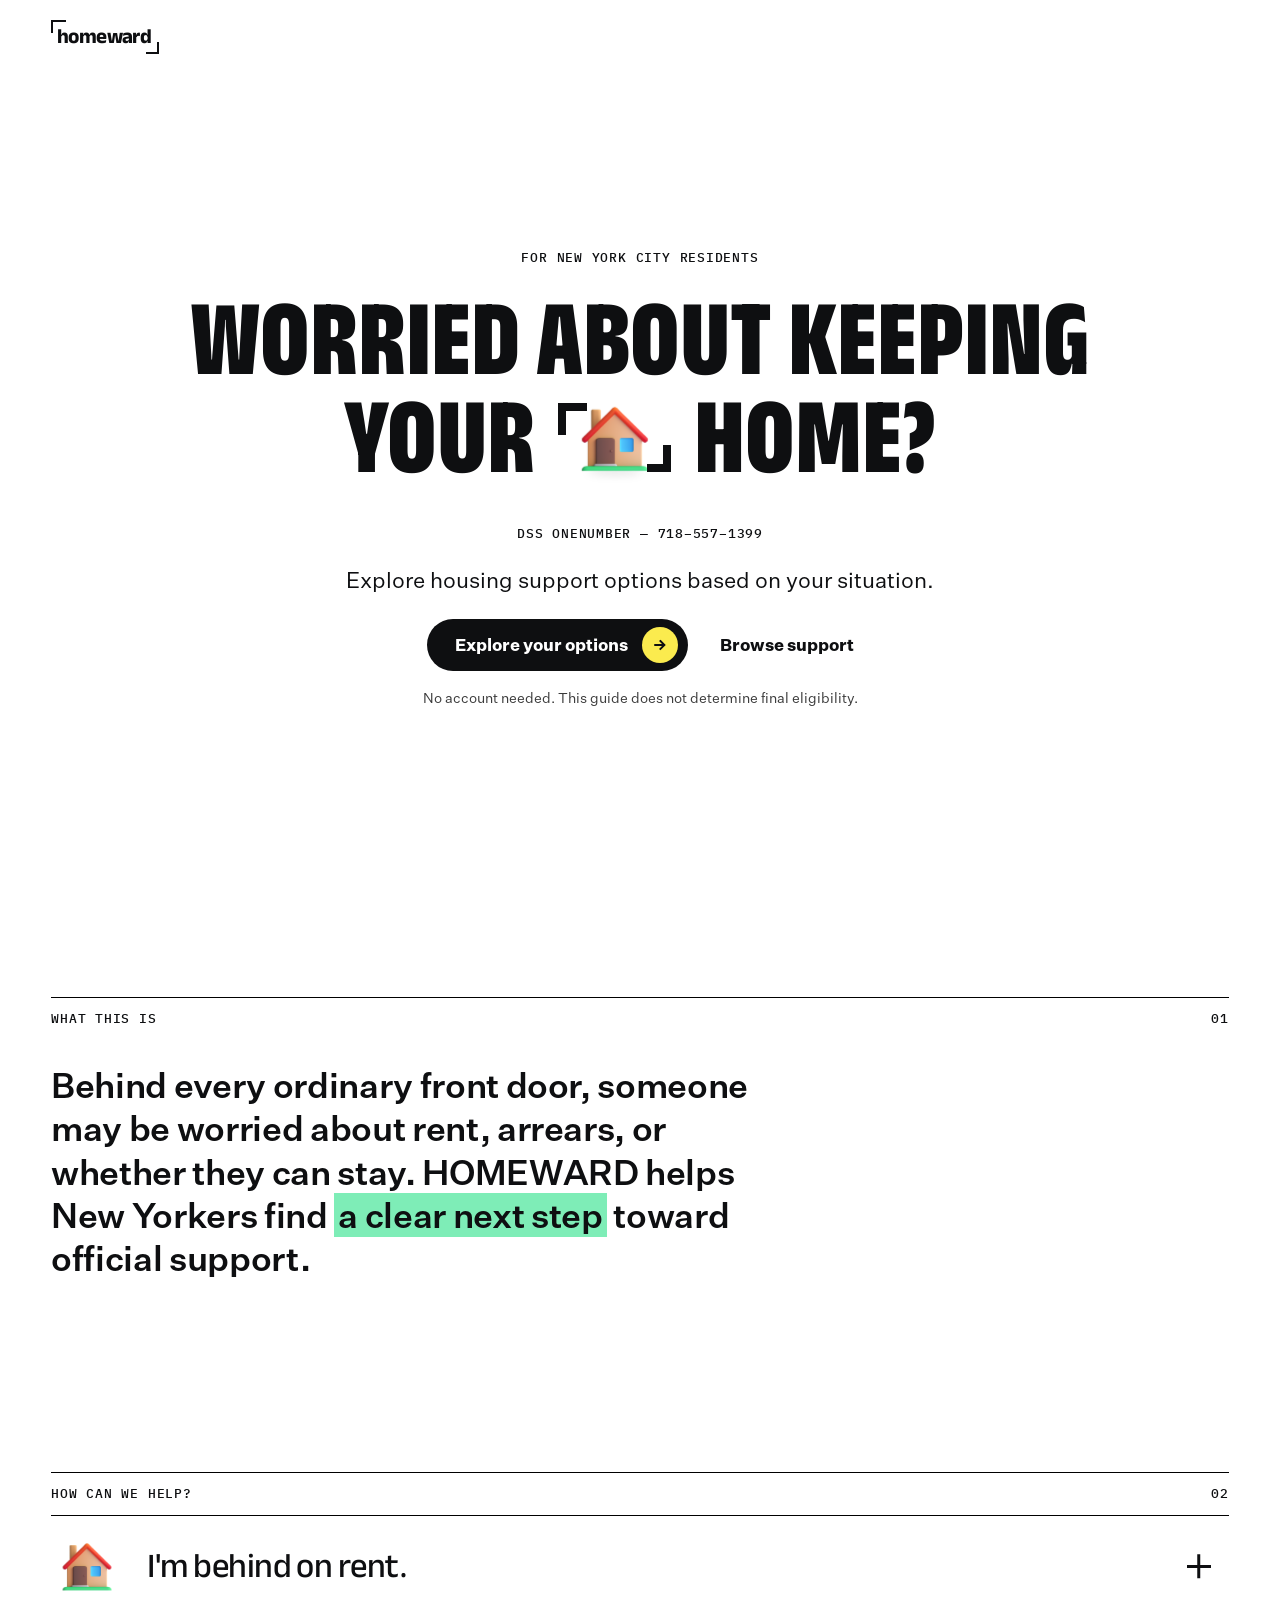
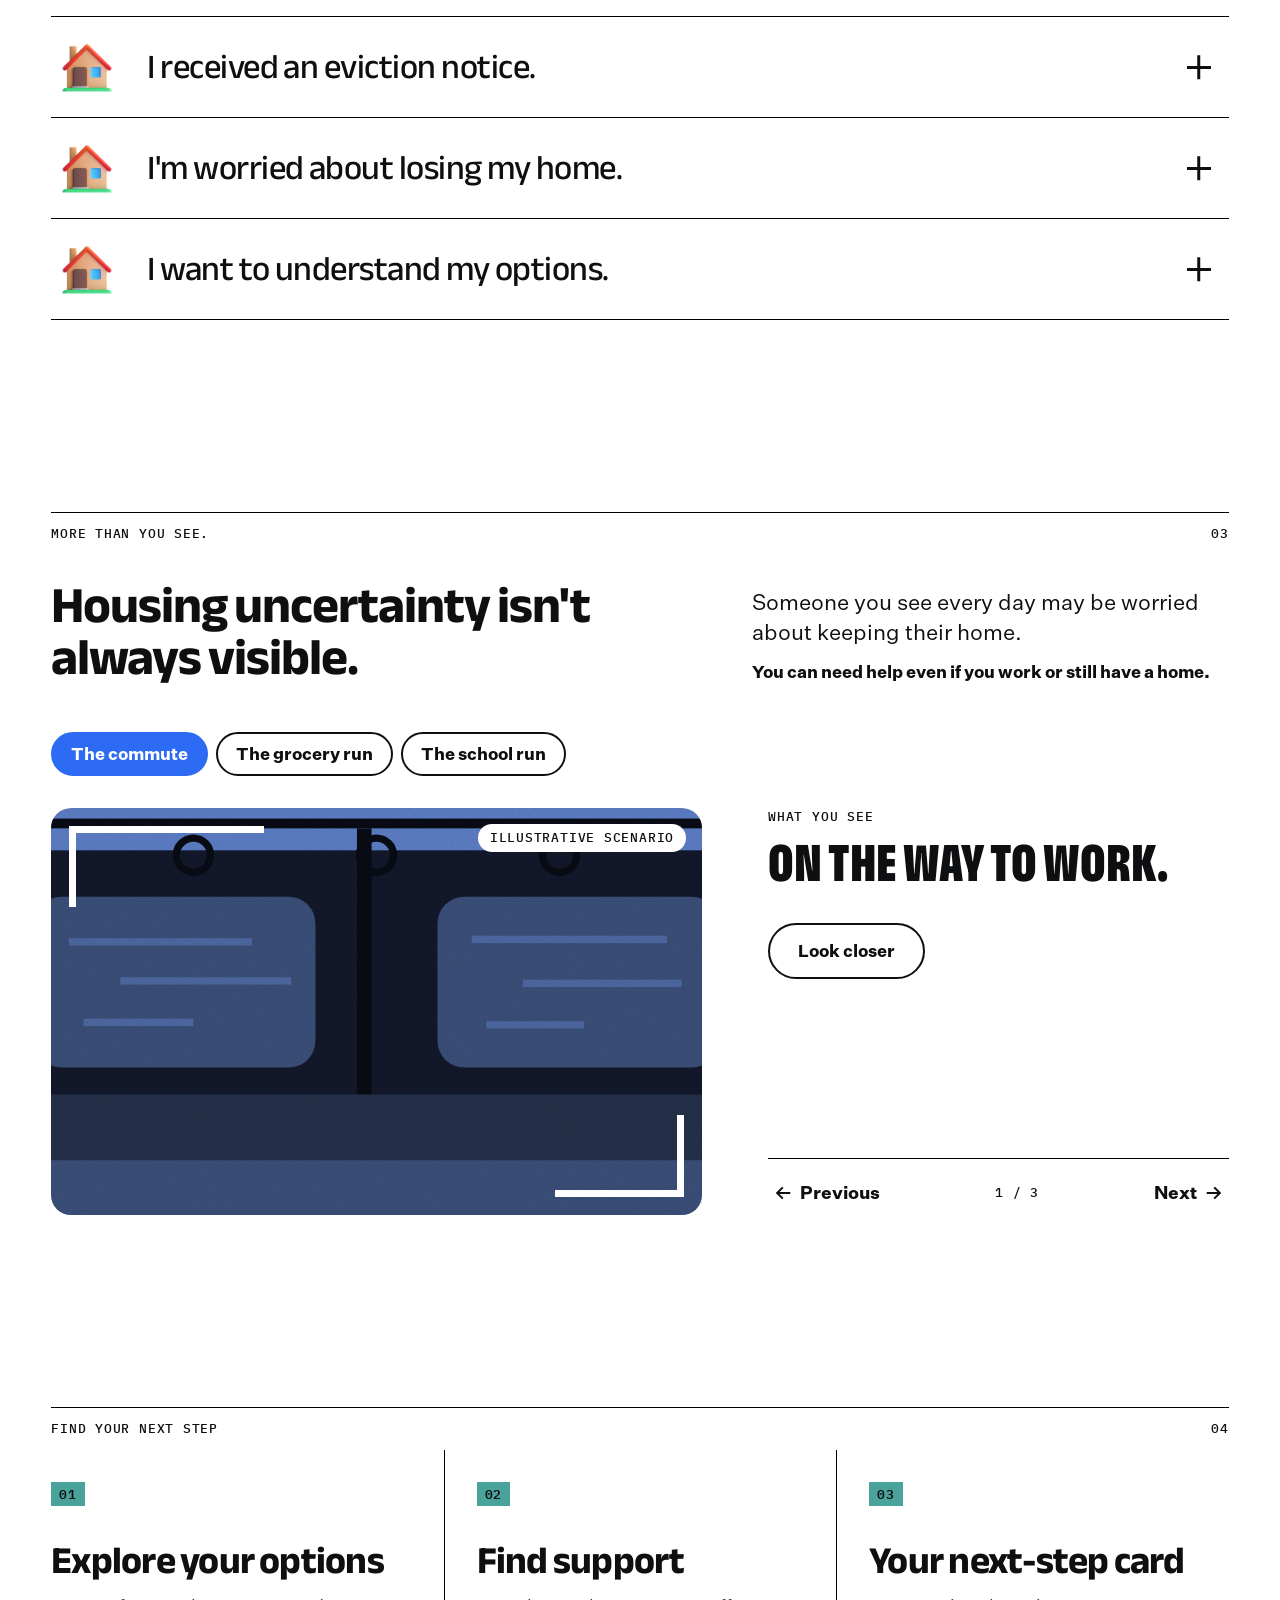
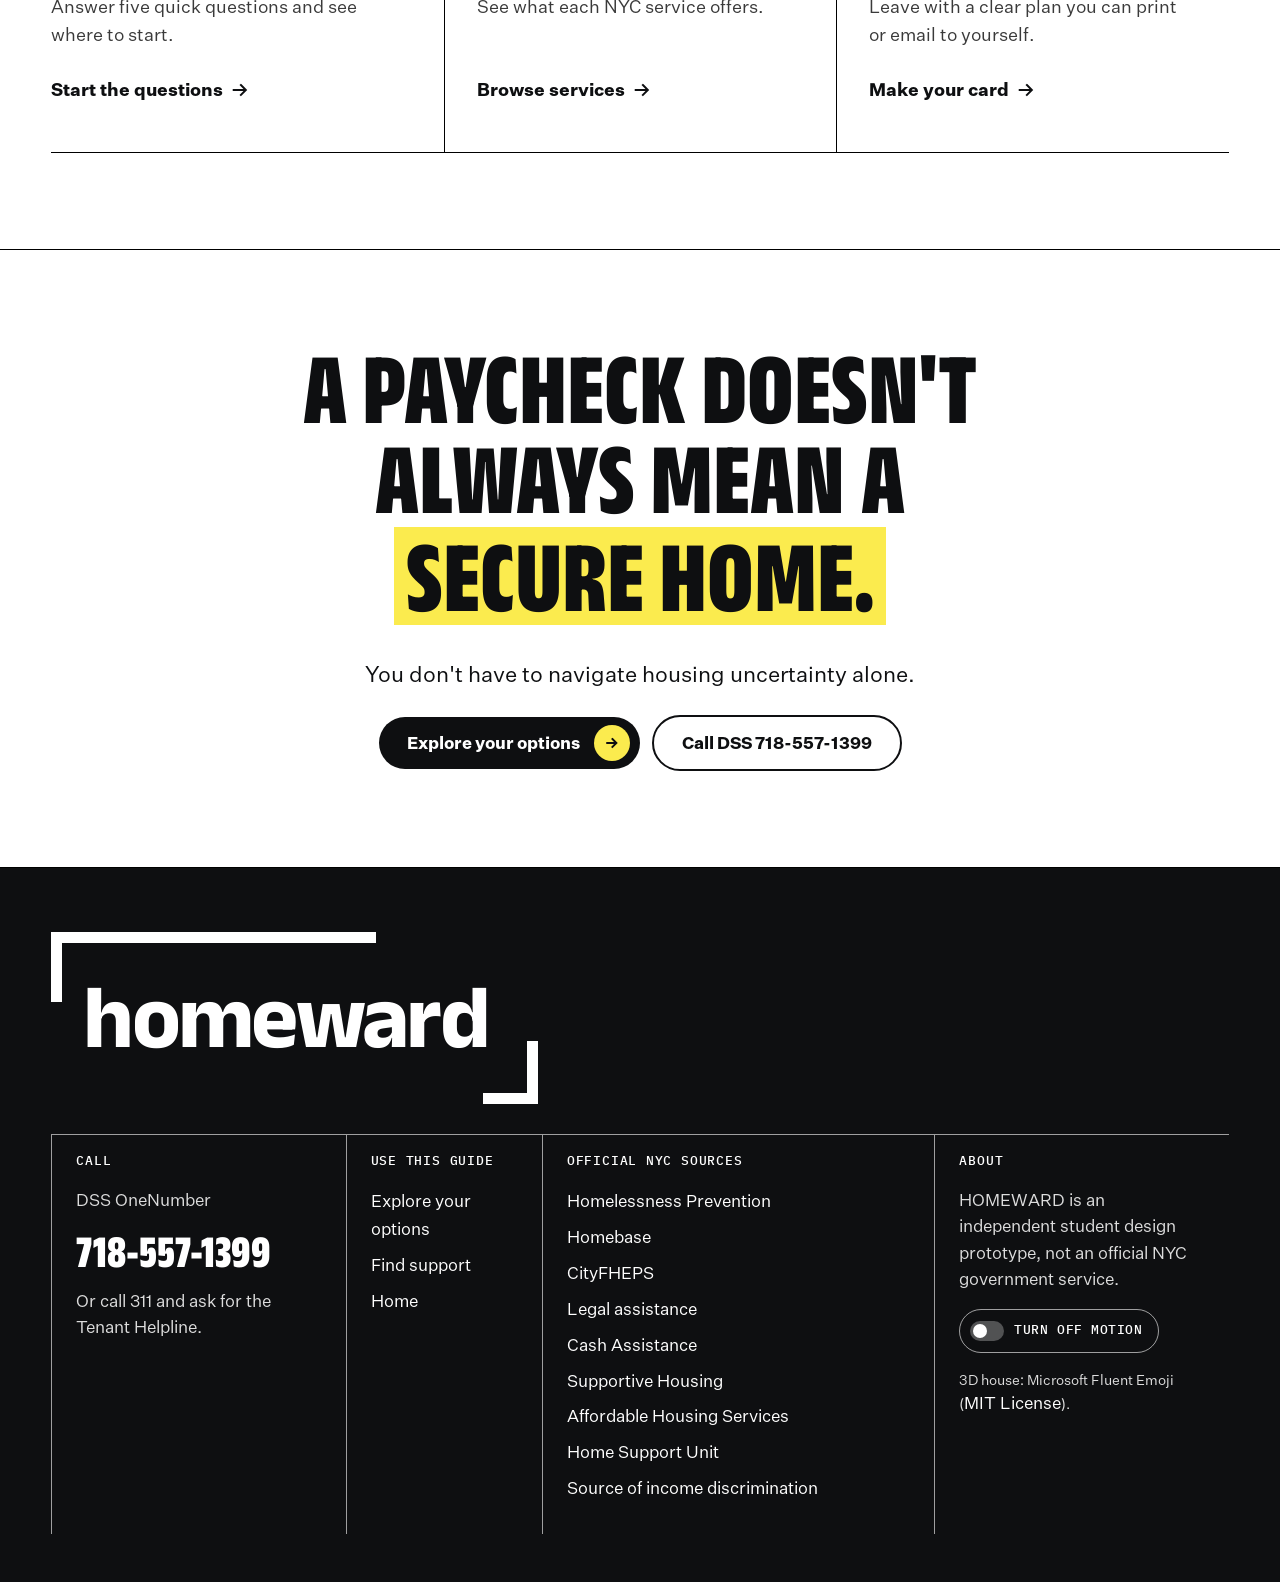
<file: index.html>
<!doctype html>
<html lang="en">
<head>
  <meta charset="utf-8">
  <meta name="viewport" content="width=device-width, initial-scale=1">
  <title>HOMEWARD · NYC housing support guide</title>
  <meta name="description" content="Worried about keeping your home? Explore NYC housing support options based on your situation and connect with official help.">
  <meta property="og:title" content="HOMEWARD · NYC housing support guide">
  <meta property="og:description" content="Worried about keeping your home? Explore NYC housing support options and connect with official help.">
  <meta property="og:image" content="assets/og-image.png">
  <meta name="twitter:card" content="summary_large_image">
  <meta name="theme-color" content="#FFFFFF">
  <link rel="icon" href="assets/favicon.svg" type="image/svg+xml">
  <script>document.documentElement.classList.add("js");</script>
  <link rel="preconnect" href="https://fonts.googleapis.com">
  <link rel="preconnect" href="https://fonts.gstatic.com" crossorigin>
  <link rel="stylesheet" href="https://fonts.googleapis.com/css2?family=Anek+Bangla:wdth,wght@75..125,400..800&family=Inter:wght@400;500;700&family=IBM+Plex+Mono:wght@400;500;600&display=swap">
  <link rel="stylesheet" href="css/tokens.css">
  <link rel="stylesheet" href="css/base.css">
  <link rel="stylesheet" href="css/home.css">
</head>
<body class="page-home">
  <a class="skip" href="#main">Skip to content</a>

  <header class="site-header">
    <div class="wrap site-header__inner">
      <a class="brand" href="index.html" aria-label="HOMEWARD home"><span class="logo logo--compact" aria-hidden="true"><span class="logo__word">homeward</span></span><img class="brand__mark" src="assets/logo/mark.svg" alt="" width="26" height="28"></a>
    </div>
  </header>

  <main id="main">

    <!-- 1. Hero: the open frame sits inline in the headline, holding the house -->
    <section class="hero" aria-labelledby="hero-title" data-sticky-after>
      <div class="wrap hero__inner">
        <p class="eyebrow hero__label">For New York City residents</p>
        <h1 id="hero-title" class="display hero__title">
          <span class="ht">Worried about</span><br class="br-m"> <span class="ht">keeping</span><br class="br-d"> <span class="ht">your</span><br class="br-m"> <span class="hframe" aria-hidden="true"><span class="hframe__bk hframe__bk--tl"></span><span class="hframe__house"><img src="assets/3d/house.png" alt="" width="512" height="512" decoding="async"><span class="hframe__shadow"></span></span><span class="hframe__bk hframe__bk--br"></span></span> <span class="ht">home?</span>
        </h1>
        <p class="mono hero__number"><a href="tel:7185571399">DSS OneNumber <span aria-hidden="true">—</span> 718–557–1399</a></p>
        <p class="hero__lede">Explore housing support options based on your situation.</p>
        <div class="hero__ctas">
          <a class="btn btn--ink" href="explore.html">Explore your options <span class="btn__dot" aria-hidden="true"><svg viewBox="0 0 20 20" fill="none" stroke="currentColor" stroke-width="2.4" stroke-linecap="square"><path d="M4 10h11M10.5 5 15.5 10 10.5 15"/></svg></span></a>
          <a class="textlink hero__browse" href="support.html">Browse support</a>
        </div>
        <p class="hero__note">No account needed. This guide does not determine final eligibility.</p>
      </div>
    </section>

    <!-- 2. The idea in one sentence -->
    <section class="concept" aria-label="What HOMEWARD is">
      <div class="wrap concept__inner">
        <p class="mono ledger-label concept__label"><span>What this is</span><span>01</span></p>
        <p class="concept__text">Behind every ordinary front door, someone may be worried about rent, arrears, or whether they can stay. HOMEWARD helps New Yorkers find <span class="hl-bar hl-bar--mint">a clear next step</span> toward official support.</p>
      </div>
    </section>

    <!-- 3. How can we help? A ledger of concerns -->
    <section class="help" aria-labelledby="help-title">
      <div class="wrap">
        <h2 id="help-title" class="mono ledger-label"><span>How can we help?</span><span>02</span></h2>
        <ul class="concerns" id="concerns" role="list"></ul>
      </div>
    </section>

    <!-- 4. More than you see -->
    <section class="stories" id="stories" data-story="commute" aria-labelledby="stories-title">
      <div class="wrap">
        <p class="mono ledger-label"><span>More than you see.</span><span>03</span></p>
        <div class="stories__head">
          <h2 id="stories-title" class="headline stories__title">Housing uncertainty isn't always visible.</h2>
          <div class="stories__lines">
            <p>Someone you see every day may be worried about keeping their home.</p>
            <p>You can need help even if you work or still have a home.</p>
          </div>
        </div>

        <div class="story-tabs" role="tablist" aria-label="Everyday scenes"></div>

        <div id="story-panel" class="story" role="tabpanel" tabindex="-1">
          <div class="story__frame frame">
            <span class="frame__c frame__c--tl"></span><span class="frame__c frame__c--br"></span>
            <div class="media story__media"></div>
            <span class="story__label mono">Illustrative scenario</span>
          </div>
          <div class="story__panel">
            <div class="story__seen">
              <p class="eyebrow">What you see</p>
              <p class="story__caption"></p>
              <button type="button" class="btn btn--secondary story__toggle" aria-pressed="false">Look closer</button>
            </div>
            <div class="story__unseen" aria-live="polite">
              <div class="story__after" hidden>
                <p class="eyebrow story__after-label">Look closer</p>
                <p class="story__hidden"></p>
                <div class="story__familiar">
                  <p class="headline">Does this feel familiar?</p>
                  <a class="btn btn--ink" href="explore.html">Explore your options <span class="btn__dot" aria-hidden="true"><svg viewBox="0 0 20 20" fill="none" stroke="currentColor" stroke-width="2.4" stroke-linecap="square"><path d="M4 10h11M10.5 5 15.5 10 10.5 15"/></svg></span></a>
                </div>
              </div>
            </div>
            <div class="story__nav">
              <button type="button" class="story__step" data-dir="-1"><svg viewBox="0 0 20 20" aria-hidden="true" fill="none" stroke="currentColor" stroke-width="2.2" stroke-linecap="square"><path d="M17 10H4M9 4.5 3.5 10 9 15.5"/></svg>Previous</button>
              <span class="story__count mono" aria-hidden="true"></span>
              <button type="button" class="story__step" data-dir="1">Next<svg viewBox="0 0 20 20" aria-hidden="true" fill="none" stroke="currentColor" stroke-width="2.2" stroke-linecap="square"><path d="M3 10h13M11 4.5 16.5 10 11 15.5"/></svg></button>
            </div>
          </div>
        </div>
      </div>
    </section>

    <!-- 5. Find your next step: a ruled three-column ledger -->
    <section class="next" aria-labelledby="next-title">
      <div class="wrap">
        <h2 id="next-title" class="mono ledger-label"><span>Find your next step</span><span>04</span></h2>
        <ul class="next__cols" role="list">
          <li><a class="next__col fx" href="explore.html">
            <span class="mono next__n">01</span>
            <span class="next__title">Explore your options</span>
            <span class="next__line">Answer five quick questions and see where to start.</span>
            <span class="next__go">Start the questions <svg viewBox="0 0 20 20" aria-hidden="true" fill="none" stroke="currentColor" stroke-width="2.2" stroke-linecap="square"><path d="M3 10h13M11 4.5 16.5 10 11 15.5"/></svg></span>
          </a></li>
          <li><a class="next__col fx" href="support.html">
            <span class="mono next__n">02</span>
            <span class="next__title">Find support</span>
            <span class="next__line">See what each NYC service offers.</span>
            <span class="next__go">Browse services <svg viewBox="0 0 20 20" aria-hidden="true" fill="none" stroke="currentColor" stroke-width="2.2" stroke-linecap="square"><path d="M3 10h13M11 4.5 16.5 10 11 15.5"/></svg></span>
          </a></li>
          <li><a class="next__col fx" href="explore.html">
            <span class="mono next__n">03</span>
            <span class="next__title">Your next-step card</span>
            <span class="next__line">Leave with a clear plan you can print or email to yourself.</span>
            <span class="next__go">Make your card <svg viewBox="0 0 20 20" aria-hidden="true" fill="none" stroke="currentColor" stroke-width="2.2" stroke-linecap="square"><path d="M3 10h13M11 4.5 16.5 10 11 15.5"/></svg></span>
          </a></li>
        </ul>
      </div>
    </section>

    <!-- 6. Statement -->
    <section class="statement" aria-labelledby="statement-title">
      <div class="wrap statement__inner">
        <h2 id="statement-title" class="display statement__title reveal">
          <span class="rl" style="--i:0">A paycheck doesn't</span> <span class="rl" style="--i:1">always mean a</span> <span class="rl" style="--i:2"><span class="hl-bar">secure home.</span></span>
        </h2>
        <p class="statement__line">You don't have to navigate housing uncertainty alone.</p>
        <div class="btn-row statement__ctas">
          <a class="btn btn--ink" href="explore.html">Explore your options <span class="btn__dot" aria-hidden="true"><svg viewBox="0 0 20 20" fill="none" stroke="currentColor" stroke-width="2.4" stroke-linecap="square"><path d="M4 10h11M10.5 5 15.5 10 10.5 15"/></svg></span></a>
          <a class="btn btn--secondary" href="tel:7185571399">Call DSS 718-557-1399</a>
        </div>
      </div>
    </section>
  </main>

  <footer class="site-footer on-dark">
    <div class="wrap">
      <a class="logo footer__logo" href="index.html" aria-label="HOMEWARD home"><span class="logo__word">homeward</span></a>
      <div class="fbox-grid">
        <section class="fbox fbox--call" aria-labelledby="f-call">
          <h2 class="fbox__label" id="f-call">Call</h2>
          <p class="footer__note">DSS OneNumber</p>
          <a class="footer__phone" href="tel:7185571399">718-557-1399</a>
          <p class="footer__note">Or call 311 and ask for the Tenant Helpline.</p>
        </section>
        <section class="fbox" aria-labelledby="f-guide">
          <h2 class="fbox__label" id="f-guide">Use this guide</h2>
          <ul>
            <li><a href="explore.html">Explore your options</a></li>
            <li><a href="support.html">Find support</a></li>
            <li><a href="index.html">Home</a></li>
          </ul>
        </section>
        <section class="fbox fbox--sources" aria-labelledby="f-sources">
          <h2 class="fbox__label" id="f-sources">Official NYC sources</h2>
          <ul class="fbox__cols">
            <li><a href="https://www.nyc.gov/site/hra/help/homelessness-prevention.page" target="_blank" rel="noopener">Homelessness Prevention<span class="sr-only"> (official NYC page, opens in a new tab)</span></a></li>
            <li><a href="https://www.nyc.gov/site/hra/help/homebase.page" target="_blank" rel="noopener">Homebase<span class="sr-only"> (official NYC page, opens in a new tab)</span></a></li>
            <li><a href="https://www.nyc.gov/site/hra/help/cityfheps.page" target="_blank" rel="noopener">CityFHEPS<span class="sr-only"> (official NYC page, opens in a new tab)</span></a></li>
            <li><a href="https://www.nyc.gov/site/hra/help/legal-assistance.page" target="_blank" rel="noopener">Legal assistance<span class="sr-only"> (official NYC page, opens in a new tab)</span></a></li>
            <li><a href="https://www.nyc.gov/site/hra/help/cash-assistance.page" target="_blank" rel="noopener">Cash Assistance<span class="sr-only"> (official NYC page, opens in a new tab)</span></a></li>
            <li><a href="https://www.nyc.gov/site/hra/help/supportive-housing.page" target="_blank" rel="noopener">Supportive Housing<span class="sr-only"> (official NYC page, opens in a new tab)</span></a></li>
            <li><a href="https://www.nyc.gov/site/hra/help/affordable-housing.page" target="_blank" rel="noopener">Affordable Housing Services<span class="sr-only"> (official NYC page, opens in a new tab)</span></a></li>
            <li><a href="https://www.nyc.gov/site/hra/help/home-support-unit.page" target="_blank" rel="noopener">Home Support Unit<span class="sr-only"> (official NYC page, opens in a new tab)</span></a></li>
            <li><a href="https://www.nyc.gov/site/hra/help/income-discrimination.page" target="_blank" rel="noopener">Source of income discrimination<span class="sr-only"> (official NYC page, opens in a new tab)</span></a></li>
          </ul>
        </section>
        <section class="fbox fbox--about" aria-labelledby="f-about">
          <h2 class="fbox__label" id="f-about">About</h2>
          <p>HOMEWARD is an independent student design prototype, not an official NYC government service.</p>
          <button type="button" class="motion-toggle" aria-pressed="false"><span class="motion-toggle__track" aria-hidden="true"></span><span class="motion-toggle__label">Turn off motion</span></button>
          <p class="fbox__credit">3D house: Microsoft Fluent Emoji (<a href="assets/3d/FLUENT_EMOJI_LICENSE.txt">MIT License</a>).</p>
        </section>
      </div>
    </div>
  </footer>

  <div class="sticky-cta" aria-hidden="true">
    <a class="btn btn--ink" href="explore.html" tabindex="-1">Explore your options <span class="btn__dot" aria-hidden="true"><svg viewBox="0 0 20 20" fill="none" stroke="currentColor" stroke-width="2.4" stroke-linecap="square"><path d="M4 10h11M10.5 5 15.5 10 10.5 15"/></svg></span></a>
  </div>

  <script src="js/content.js"></script>
  <script src="js/plates.js"></script>
  <script src="js/site.js"></script>
  <script src="js/home.js"></script>
</body>
</html>
</file>
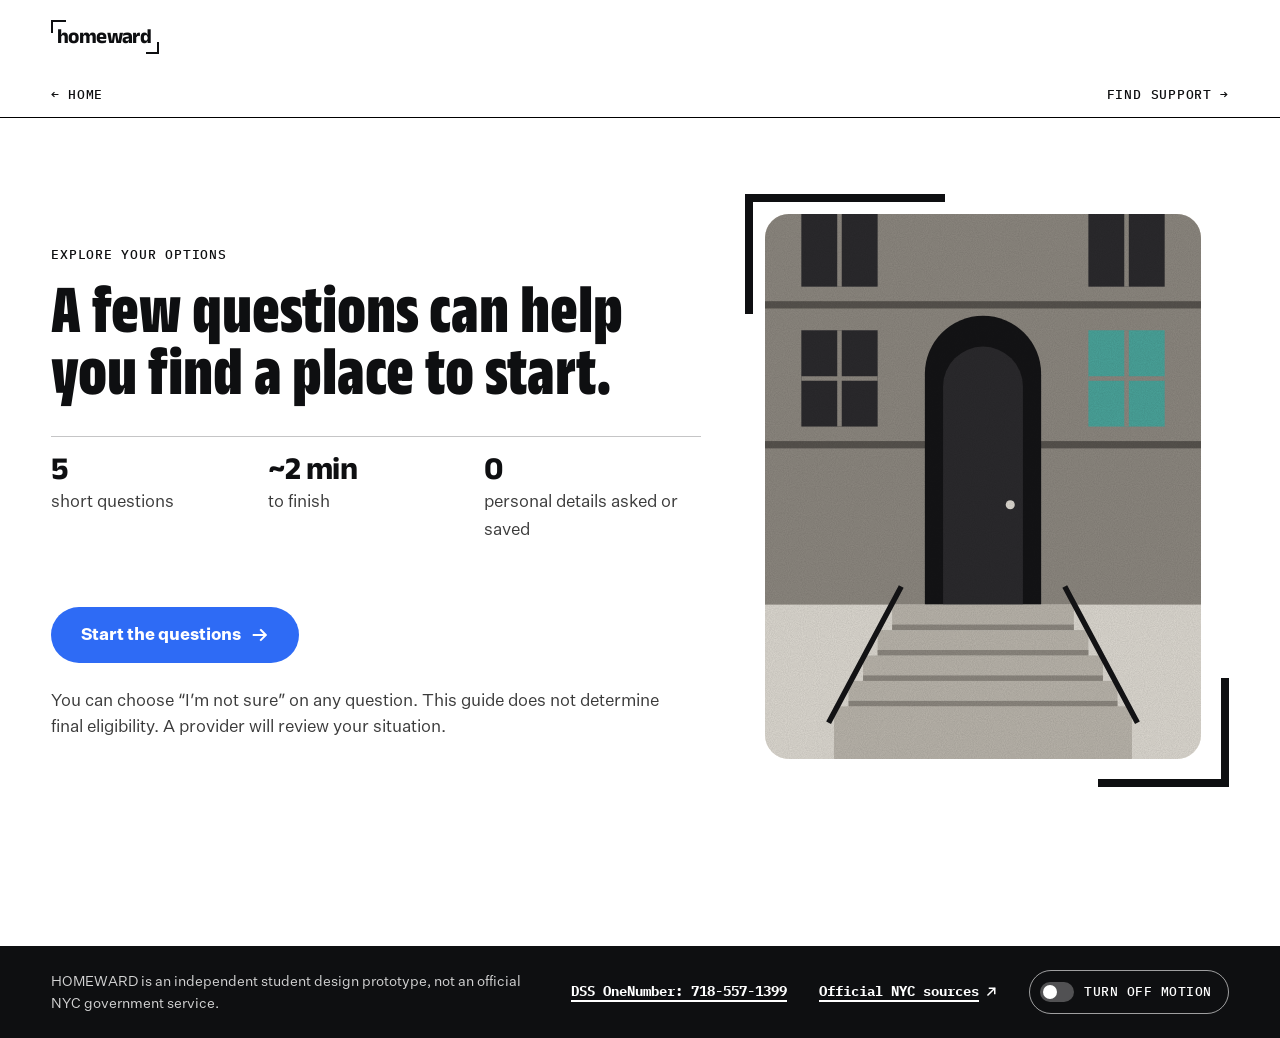
<file: explore.html>
<!doctype html>
<html lang="en">
<head>
  <meta charset="utf-8">
  <meta name="viewport" content="width=device-width, initial-scale=1">
  <title>Explore your options · HOMEWARD</title>
  <meta name="description" content="Answer five quick questions to see which NYC housing support pathways may be relevant to you.">
  <meta property="og:title" content="HOMEWARD · NYC housing support guide">
  <meta property="og:image" content="assets/og-image.png">
  <meta name="theme-color" content="#4AA39A">
  <link rel="icon" href="assets/favicon.svg" type="image/svg+xml">
  <script>document.documentElement.classList.add("js");</script>
  <link rel="preconnect" href="https://fonts.googleapis.com">
  <link rel="preconnect" href="https://fonts.gstatic.com" crossorigin>
  <link rel="stylesheet" href="https://fonts.googleapis.com/css2?family=Anek+Bangla:wdth,wght@75..125,400..800&family=Inter:wght@400;500;700&family=IBM+Plex+Mono:wght@400;500;600&display=swap">
  <link rel="stylesheet" href="css/tokens.css">
  <link rel="stylesheet" href="css/base.css">
  <link rel="stylesheet" href="css/explore.css">
</head>
<body class="page-explore">
  <a class="skip" href="#main">Skip to content</a>

  <header class="site-header">
    <div class="wrap site-header__inner">
      <a class="brand" href="index.html" aria-label="HOMEWARD home"><span class="logo logo--compact" aria-hidden="true"><span class="logo__word">homeward</span></span><img class="brand__mark" src="assets/logo/mark.svg" alt="" width="26" height="28"></a>
    </div>
  </header>
  <nav class="wayfinder" aria-label="Site"><div class="wrap wayfinder__inner"><a href="index.html"><span aria-hidden="true">←</span> Home</a><a href="support.html">Find support <span aria-hidden="true">→</span></a></div></nav>

  <main id="main" class="explore">
    <div class="wrap explore__col" id="flow"></div>
    <noscript><div class="wrap explore__col"><p>This guide needs JavaScript to show one question at a time. You can still <a href="support.html">browse support options</a> or call DSS at <a href="tel:7185571399">718-557-1399</a>.</p></div></noscript>
  </main>

  <footer class="site-footer site-footer--compact on-dark">
    <div class="wrap footer-compact">
      <p class="footer-compact__note">HOMEWARD is an independent student design prototype, not an official NYC government service.</p>
      <a class="footer-compact__link" href="tel:7185571399">DSS OneNumber: 718-557-1399</a>
      <a class="footer-compact__link" href="https://www.nyc.gov/site/hra/help/homelessness-prevention.page" target="_blank" rel="noopener">Official NYC sources<svg viewBox="0 0 16 16" aria-hidden="true" fill="none" stroke="currentColor" stroke-width="2" stroke-linecap="square"><path d="M6 3h7v7M13 3 4 12"/></svg><span class="sr-only"> (opens in a new tab)</span></a>
      <button type="button" class="motion-toggle" aria-pressed="false"><span class="motion-toggle__track" aria-hidden="true"></span><span class="motion-toggle__label">Turn off motion</span></button>
    </div>
  </footer>

  <script src="js/content.js"></script>
  <script src="js/plates.js"></script>
  <script src="js/site.js"></script>
  <script src="js/explore.js"></script>
</body>
</html>
</file>
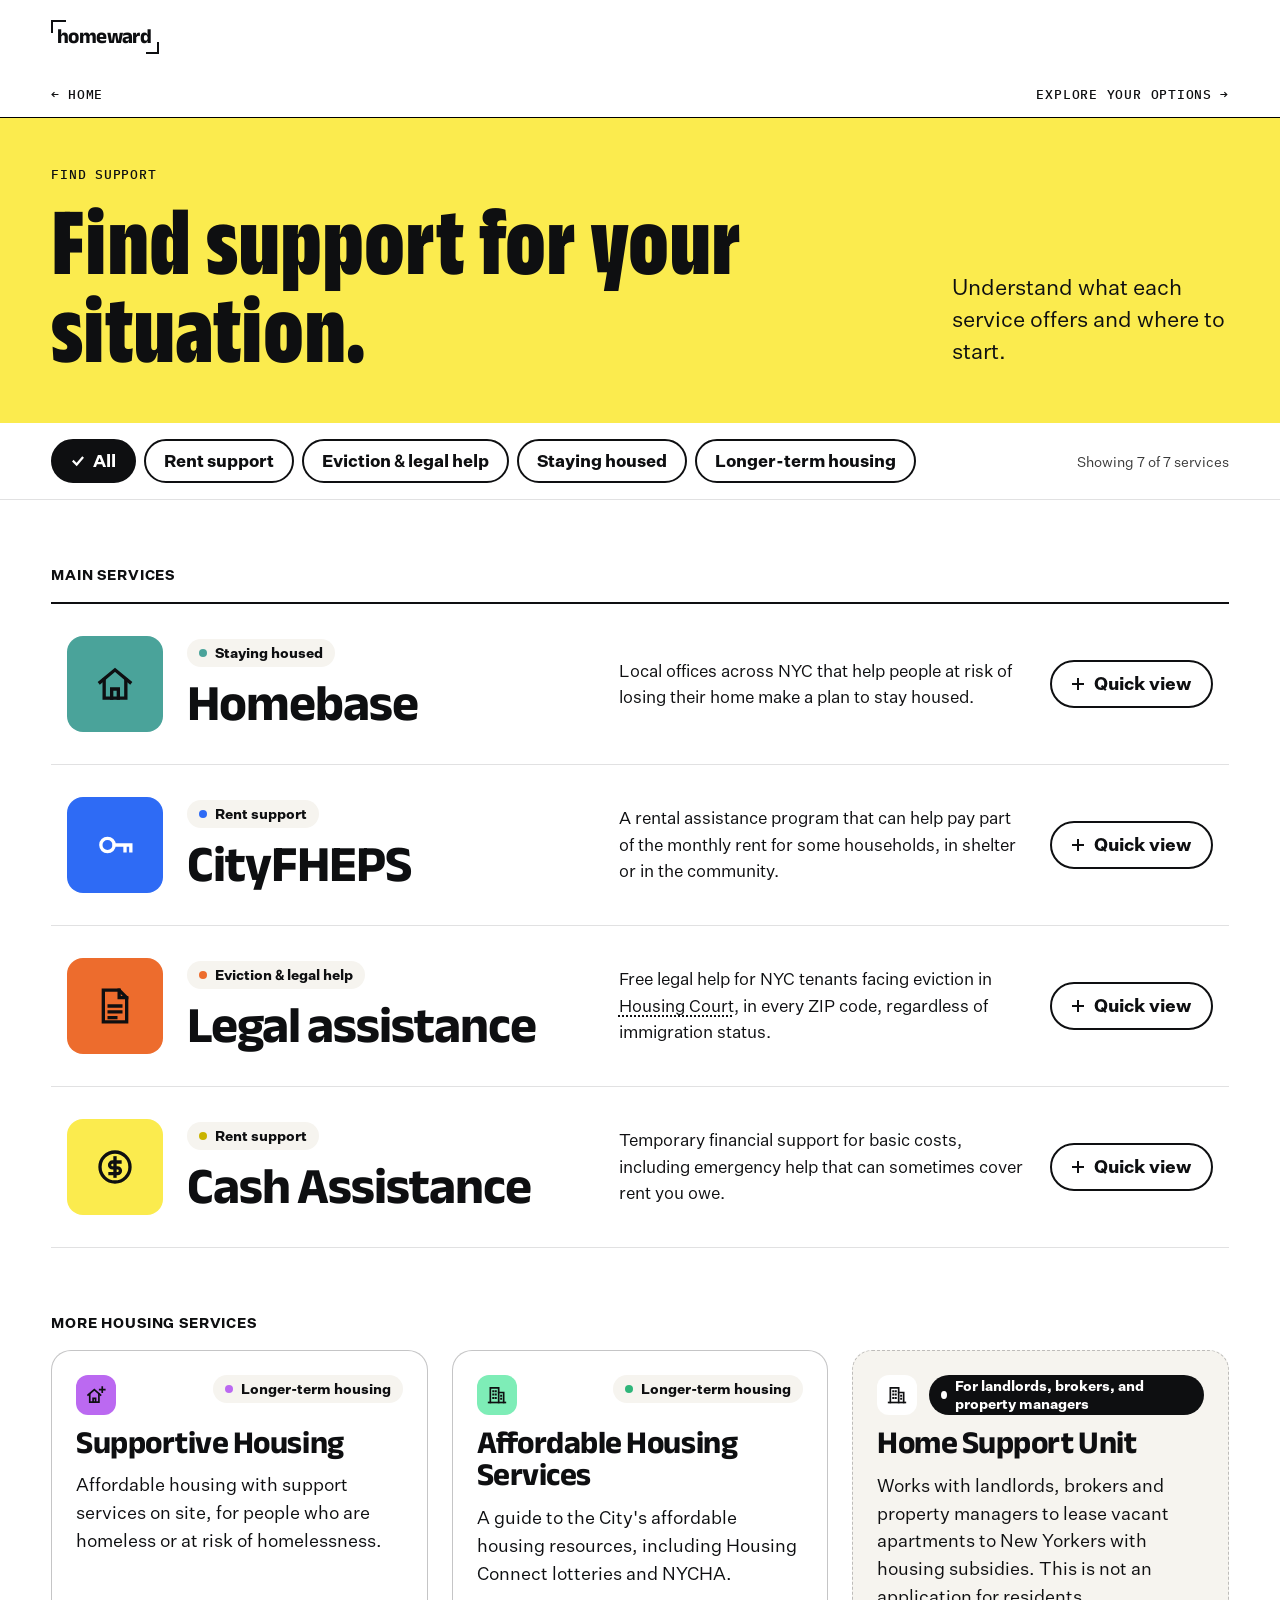
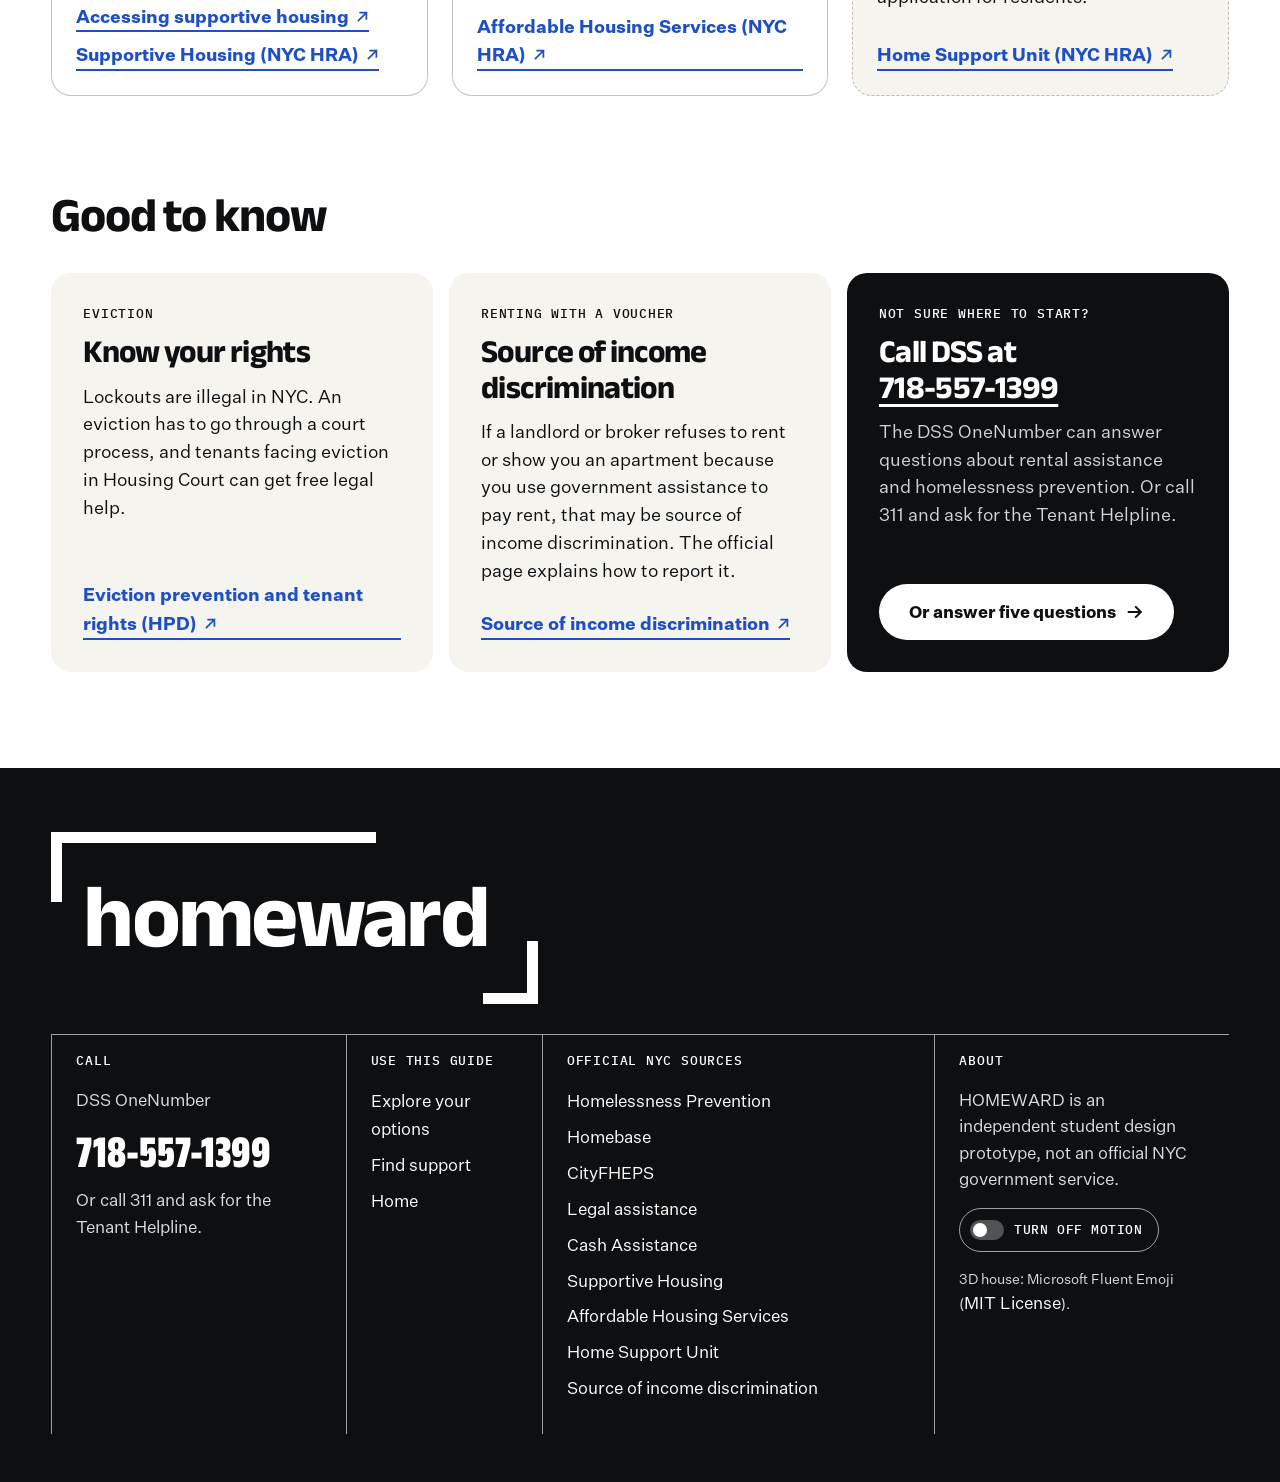
<file: support.html>
<!doctype html>
<html lang="en">
<head>
  <meta charset="utf-8">
  <meta name="viewport" content="width=device-width, initial-scale=1">
  <title>Find support · HOMEWARD</title>
  <meta name="description" content="Understand what each NYC housing support service offers and where to start.">
  <meta property="og:title" content="HOMEWARD · NYC housing support guide">
  <meta property="og:image" content="assets/og-image.png">
  <meta name="theme-color" content="#4AA39A">
  <link rel="icon" href="assets/favicon.svg" type="image/svg+xml">
  <script>document.documentElement.classList.add("js");</script>
  <link rel="preconnect" href="https://fonts.googleapis.com">
  <link rel="preconnect" href="https://fonts.gstatic.com" crossorigin>
  <link rel="stylesheet" href="https://fonts.googleapis.com/css2?family=Anek+Bangla:wdth,wght@75..125,400..800&family=Inter:wght@400;500;700&family=IBM+Plex+Mono:wght@400;500;600&display=swap">
  <link rel="stylesheet" href="css/tokens.css">
  <link rel="stylesheet" href="css/base.css">
  <link rel="stylesheet" href="css/support.css">
</head>
<body class="page-support">
  <a class="skip" href="#main">Skip to content</a>

  <header class="site-header">
    <div class="wrap site-header__inner">
      <a class="brand" href="index.html" aria-label="HOMEWARD home"><span class="logo logo--compact" aria-hidden="true"><span class="logo__word">homeward</span></span><img class="brand__mark" src="assets/logo/mark.svg" alt="" width="26" height="28"></a>
    </div>
  </header>
  <nav class="wayfinder" aria-label="Site"><div class="wrap wayfinder__inner"><a href="index.html"><span aria-hidden="true">←</span> Home</a><a href="explore.html">Explore your options <span aria-hidden="true">→</span></a></div></nav>

  <main id="main" class="support">
    <section class="support-hero band band--yellow" aria-labelledby="support-title" data-sticky-after>
      <div class="wrap support-hero__inner">
        <p class="eyebrow">Find support</p>
        <h1 id="support-title" class="display support-hero__title">Find support for your situation.</h1>
        <p class="lede">Understand what each service offers and where to start.</p>
      </div>
    </section>

    <div class="filters">
      <div class="wrap filters__inner">
        <div class="filters__pills" role="group" aria-label="Filter services by need" id="filters"></div>
        <p class="filters__status small" id="filter-status" aria-live="polite"></p>
      </div>
    </div>

    <section class="wrap programs" aria-labelledby="primary-title">
      <h2 id="primary-title" class="programs__label">Main services</h2>
      <ul class="prog-list" id="primary" role="list"></ul>
    </section>

    <section class="wrap programs programs--more" aria-labelledby="more-title" id="more-section">
      <h2 id="more-title" class="programs__label">More housing services</h2>
      <ul class="prog-compact" id="more" role="list"></ul>
    </section>

    <section class="section rights" aria-labelledby="rights-title">
      <div class="wrap">
        <h2 id="rights-title" class="headline h-48 rights__title">Good to know</h2>
        <ul class="rights__grid" role="list">
          <li class="rights__card" id="know-your-rights">
            <p class="eyebrow">Eviction</p>
            <h3 class="headline h-32">Know your rights</h3>
            <p>Lockouts are illegal in NYC. An eviction has to go through a court process, and tenants facing eviction in Housing Court can get free legal help.</p>
            <a class="extlink" href="https://www.nyc.gov/site/hpd/services-and-information/eviction-prevention.page" target="_blank" rel="noopener">Eviction prevention and tenant rights (HPD)<svg viewBox="0 0 16 16" aria-hidden="true" fill="none" stroke="currentColor" stroke-width="2" stroke-linecap="square"><path d="M6 3h7v7M13 3 4 12"/></svg><span class="sr-only"> (official NYC page, opens in a new tab)</span></a>
          </li>
          <li class="rights__card" id="income-discrimination">
            <p class="eyebrow">Renting with a voucher</p>
            <h3 class="headline h-32">Source of income discrimination</h3>
            <p>If a landlord or broker refuses to rent or show you an apartment because you use government assistance to pay rent, that may be source of income discrimination. The official page explains how to report it.</p>
            <a class="extlink" href="https://www.nyc.gov/site/hra/help/income-discrimination.page" target="_blank" rel="noopener">Source of income discrimination<svg viewBox="0 0 16 16" aria-hidden="true" fill="none" stroke="currentColor" stroke-width="2" stroke-linecap="square"><path d="M6 3h7v7M13 3 4 12"/></svg><span class="sr-only"> (official NYC page, opens in a new tab)</span></a>
          </li>
          <li class="rights__card rights__card--call on-dark">
            <p class="eyebrow">Not sure where to start?</p>
            <h3 class="headline h-32">Call DSS at <a href="tel:7185571399">718-557-1399</a></h3>
            <p>The DSS OneNumber can answer questions about rental assistance and homelessness prevention. Or call 311 and ask for the Tenant Helpline.</p>
            <a class="btn btn--light" href="explore.html">Or answer five questions <svg viewBox="0 0 20 20" aria-hidden="true" fill="none" stroke="currentColor" stroke-width="2.2" stroke-linecap="square"><path d="M3 10h13M11 4.5 16.5 10 11 15.5"/></svg></a>
          </li>
        </ul>
      </div>
    </section>
  </main>

  <!-- Quick view drawer (filled by js/support.js) -->
  <dialog class="qv" id="quick-view" aria-labelledby="qv-title">
    <div class="qv__panel"></div>
  </dialog>

  <footer class="site-footer on-dark">
    <div class="wrap">
      <a class="logo footer__logo" href="index.html" aria-label="HOMEWARD home"><span class="logo__word">homeward</span></a>
      <div class="fbox-grid">
        <section class="fbox fbox--call" aria-labelledby="f-call">
          <h2 class="fbox__label" id="f-call">Call</h2>
          <p class="footer__note">DSS OneNumber</p>
          <a class="footer__phone" href="tel:7185571399">718-557-1399</a>
          <p class="footer__note">Or call 311 and ask for the Tenant Helpline.</p>
        </section>
        <section class="fbox" aria-labelledby="f-guide">
          <h2 class="fbox__label" id="f-guide">Use this guide</h2>
          <ul>
            <li><a href="explore.html">Explore your options</a></li>
            <li><a href="support.html">Find support</a></li>
            <li><a href="index.html">Home</a></li>
          </ul>
        </section>
        <section class="fbox fbox--sources" aria-labelledby="f-sources">
          <h2 class="fbox__label" id="f-sources">Official NYC sources</h2>
          <ul class="fbox__cols">
            <li><a href="https://www.nyc.gov/site/hra/help/homelessness-prevention.page" target="_blank" rel="noopener">Homelessness Prevention<span class="sr-only"> (official NYC page, opens in a new tab)</span></a></li>
            <li><a href="https://www.nyc.gov/site/hra/help/homebase.page" target="_blank" rel="noopener">Homebase<span class="sr-only"> (official NYC page, opens in a new tab)</span></a></li>
            <li><a href="https://www.nyc.gov/site/hra/help/cityfheps.page" target="_blank" rel="noopener">CityFHEPS<span class="sr-only"> (official NYC page, opens in a new tab)</span></a></li>
            <li><a href="https://www.nyc.gov/site/hra/help/legal-assistance.page" target="_blank" rel="noopener">Legal assistance<span class="sr-only"> (official NYC page, opens in a new tab)</span></a></li>
            <li><a href="https://www.nyc.gov/site/hra/help/cash-assistance.page" target="_blank" rel="noopener">Cash Assistance<span class="sr-only"> (official NYC page, opens in a new tab)</span></a></li>
            <li><a href="https://www.nyc.gov/site/hra/help/supportive-housing.page" target="_blank" rel="noopener">Supportive Housing<span class="sr-only"> (official NYC page, opens in a new tab)</span></a></li>
            <li><a href="https://www.nyc.gov/site/hra/help/affordable-housing.page" target="_blank" rel="noopener">Affordable Housing Services<span class="sr-only"> (official NYC page, opens in a new tab)</span></a></li>
            <li><a href="https://www.nyc.gov/site/hra/help/home-support-unit.page" target="_blank" rel="noopener">Home Support Unit<span class="sr-only"> (official NYC page, opens in a new tab)</span></a></li>
            <li><a href="https://www.nyc.gov/site/hra/help/income-discrimination.page" target="_blank" rel="noopener">Source of income discrimination<span class="sr-only"> (official NYC page, opens in a new tab)</span></a></li>
          </ul>
        </section>
        <section class="fbox fbox--about" aria-labelledby="f-about">
          <h2 class="fbox__label" id="f-about">About</h2>
          <p>HOMEWARD is an independent student design prototype, not an official NYC government service.</p>
          <button type="button" class="motion-toggle" aria-pressed="false"><span class="motion-toggle__track" aria-hidden="true"></span><span class="motion-toggle__label">Turn off motion</span></button>
          <p class="fbox__credit">3D house: Microsoft Fluent Emoji (<a href="assets/3d/FLUENT_EMOJI_LICENSE.txt">MIT License</a>).</p>
        </section>
      </div>
    </div>
  </footer>

  <div class="sticky-cta" aria-hidden="true">
    <a class="btn btn--primary" href="explore.html" tabindex="-1">Explore your options <svg viewBox="0 0 20 20" aria-hidden="true" fill="none" stroke="currentColor" stroke-width="2.2" stroke-linecap="square"><path d="M3 10h13M11 4.5 16.5 10 11 15.5"/></svg></a>
  </div>

  <script src="js/content.js"></script>
  <script src="js/site.js"></script>
  <script src="js/support.js"></script>
</body>
</html>
</file>
<file: css/tokens.css>
/* HOMEWARD design tokens */

/* Body/UI: Untitled Sans (Klim trial cut, files in assets/fonts/).
   The trial files only contain letters, numbers and basic marks; missing punctuation
   falls back to Inter character by character. Replace with licensed files for launch. */
@font-face { font-family: "Untitled Sans"; src: url("../assets/fonts/TestUntitledSans-Light.otf") format("opentype"); font-weight: 300; font-style: normal; font-display: swap; }
@font-face { font-family: "Untitled Sans"; src: url("../assets/fonts/TestUntitledSans-LightItalic.otf") format("opentype"); font-weight: 300; font-style: italic; font-display: swap; }
@font-face { font-family: "Untitled Sans"; src: url("../assets/fonts/TestUntitledSans-Regular.otf") format("opentype"); font-weight: 400; font-style: normal; font-display: swap; }
@font-face { font-family: "Untitled Sans"; src: url("../assets/fonts/TestUntitledSans-RegularItalic.otf") format("opentype"); font-weight: 400; font-style: italic; font-display: swap; }
@font-face { font-family: "Untitled Sans"; src: url("../assets/fonts/TestUntitledSans-Medium.otf") format("opentype"); font-weight: 500; font-style: normal; font-display: swap; }
@font-face { font-family: "Untitled Sans"; src: url("../assets/fonts/TestUntitledSans-MediumItalic.otf") format("opentype"); font-weight: 500; font-style: italic; font-display: swap; }
@font-face { font-family: "Untitled Sans"; src: url("../assets/fonts/TestUntitledSans-Bold.otf") format("opentype"); font-weight: 700; font-style: normal; font-display: swap; }
@font-face { font-family: "Untitled Sans"; src: url("../assets/fonts/TestUntitledSans-BoldItalic.otf") format("opentype"); font-weight: 700; font-style: italic; font-display: swap; }
@font-face { font-family: "Untitled Sans"; src: url("../assets/fonts/TestUntitledSans-Black.otf") format("opentype"); font-weight: 900; font-style: normal; font-display: swap; }
@font-face { font-family: "Untitled Sans"; src: url("../assets/fonts/TestUntitledSans-BlackItalic.otf") format("opentype"); font-weight: 900; font-style: italic; font-display: swap; }

:root {
  /* Brand palette */
  --teal: #4AA39A;
  --blue: #2E6BF5;
  --orange: #ED6C2D;
  --yellow: #FBEB4E;
  --purple: #BB69F1;
  --mint: #7EEDB7;
  --white: #FFFFFF;
  --black: #000000;

  /* Neutrals */
  --ink: #0E0F11;
  --ink-2: #3A3A3A;          /* secondary text: never lighter than this (11.4:1 on white) */
  --canvas: #F6F4EF;
  --canvas-2: #ECE8DF;
  --line: rgba(14, 15, 17, .12);
  --line-strong: rgba(14, 15, 17, .24);
  --rule: 1px solid #000;      /* ledger rules: 100% ink */

  /* Soft tints (backgrounds only, ink text on all of them) */
  --teal-soft: #D7ECE9;
  --mint-soft: #D5F8E7;
  --yellow-soft: #FDF7C2;

  /* Text-safe tints (AA on white + canvas) */
  --teal-ink: #2B7A72;       /* 5.1:1 on white, 4.6:1 on canvas */
  --teal-deep: #1F6A63;      /* 5.1:1 on teal-soft, for small labels on tinted panels */
  --blue-ink: #1F4FC4;       /* 7.1:1 on white */
  --orange-ink: #B4471A;     /* 5.4:1 on white */
  --purple-ink: #8E3FC4;     /* 5.7:1 on white */
  --yellow-ink: #7A6A00;     /* 5.3:1 on white, for yellow strokes/marks on white */
  --blue-press: #1F4FC4;

  /* Type */
  --font-display: "Anek Bangla", "Arial Narrow", "Helvetica Neue", Arial, sans-serif;
  --font-body: "Untitled Sans", "Inter", "Helvetica Neue", Arial, sans-serif;
  --font-mono: "IBM Plex Mono", ui-monospace, "SFMono-Regular", Menlo, monospace;

  --fs-14: 0.875rem;
  --fs-17: 1.0625rem;
  --fs-22: 1.375rem;
  --fs-32: 2rem;
  --fs-48: 3rem;
  --fs-72: 4.5rem;
  --fs-hero: clamp(3.75rem, min(9.6vw, 15.5vh), 10rem);

  /* Space: 4px base */
  --s-1: 4px;  --s-2: 8px;  --s-3: 12px; --s-4: 16px;
  --s-6: 24px; --s-8: 32px; --s-12: 48px; --s-16: 64px;
  --s-24: 96px; --s-32: 128px;

  --max: 1440px;
  --gutter: clamp(20px, 4vw, 64px);

  --r-card: 20px;
  --r-img: 24px;
  --r-row: 16px;
  --r-pill: 999px;

  --bracket: 6px;            /* bracket stroke */
  --ease: cubic-bezier(.2, .7, .2, 1);
  --t-fast: 150ms;
  --t-med: 250ms;
  --t-slow: 300ms;
  --t-micro: 160ms;
  --ease-out: cubic-bezier(.16, 1, .3, 1);

  --shadow-float: 0 8px 28px rgba(14, 15, 17, .14);
  --header-h: 72px;
}
</file>
<file: css/base.css>
/* HOMEWARD base: reset, type, layout, frame system, shared components, motion rules */

*, *::before, *::after { box-sizing: border-box; }
html { -webkit-text-size-adjust: 100%; text-size-adjust: 100%; scroll-padding-top: calc(var(--header-h) + 16px); }
body {
  margin: 0;
  background: var(--white);
  color: var(--ink);
  font-family: var(--font-body);
  font-size: var(--fs-17);
  line-height: 1.55;
  -webkit-font-smoothing: antialiased;
  -moz-osx-font-smoothing: grayscale;
  overflow-x: hidden;
}
@media (min-width: 900px) { body { font-size: 1.125rem; } }
img, svg { display: block; max-width: 100%; }
button, input { font: inherit; color: inherit; }
button { cursor: pointer; }
a { color: inherit; }
p { margin: 0 0 var(--s-4); }
h1, h2, h3, h4 { margin: 0; font-weight: 700; }
ul, ol { margin: 0; padding: 0; }
[hidden] { display: none !important; }

.sr-only {
  position: absolute !important; width: 1px; height: 1px; padding: 0; margin: -1px;
  overflow: hidden; clip: rect(0 0 0 0); white-space: nowrap; border: 0;
}
.skip {
  position: absolute; left: 16px; top: -100px; z-index: 100;
  background: var(--ink); color: var(--white); padding: 12px 20px; border-radius: var(--r-pill);
  font-weight: 700; text-decoration: none;
}
.skip:focus { top: 12px; }

/* Focus: visible everywhere, 3px ring + 3px offset */
:focus-visible { outline: 3px solid var(--focus, var(--ink)); outline-offset: 3px; }
.on-dark { --focus: var(--white); }

/* ---------- Type ---------- */
.display {
  font-family: var(--font-display);
  font-weight: 800;
  font-stretch: 75%;
  font-variation-settings: "wdth" 75;
  line-height: .9;
  letter-spacing: 0;
  word-spacing: .04em;
}
.headline {
  font-family: var(--font-display);
  font-weight: 700;
  font-stretch: 100%;
  line-height: 1.02;
  letter-spacing: -0.02em;
}
.h-72 { font-size: clamp(3rem, 6vw, var(--fs-72)); }
.h-48 { font-size: clamp(2.25rem, 4.2vw, var(--fs-48)); line-height: 1.02; }
.h-32 { font-size: clamp(1.625rem, 2.6vw, var(--fs-32)); line-height: 1.1; }
.h-22 { font-size: var(--fs-22); line-height: 1.25; }
.lede { font-size: var(--fs-22); line-height: 1.45; max-width: 34ch; }
.small { font-size: var(--fs-14); line-height: 1.5; }
/* Mono labels: the documentary / ledger voice. Black on white, 12-13px, uppercase */
.eyebrow, .mono {
  font-family: var(--font-mono); font-size: .8125rem; font-weight: 500; line-height: 1.4;
  letter-spacing: .06em; text-transform: uppercase; margin: 0 0 var(--s-4);
}
.mono { margin: 0; }
/* Ledger label: sits on top of a full-ink rule */
.ledger-label { display: flex; justify-content: space-between; gap: var(--s-4); padding: var(--s-3) 0; border-top: var(--rule); margin: 0; }
/* Poster highlight bar behind key words */
.hl-bar { background: var(--hl, var(--yellow)); color: var(--ink); padding: 0 .12em; -webkit-box-decoration-break: clone; box-decoration-break: clone; }
.hl-bar--mint { --hl: var(--mint); }
.muted { color: var(--ink-2); }

/* ---------- Layout: one container, one left edge (shared with the header logo) ---------- */
.wrap { width: 100%; max-width: calc(var(--max) + var(--gutter) * 2); margin: 0 auto; padding: 0 var(--gutter); }
/* Content edge of .wrap, for full-bleed layouts that must line up with it */
:root { --edge: max(var(--gutter), calc((100vw - var(--max)) / 2)); }
.section { padding: var(--s-24) 0; }
@media (max-width: 720px) { .section { padding: var(--s-16) 0; } }
.band { position: relative; }
.band--teal { background: var(--teal); }
.band--yellow { background: var(--yellow); }
.band--black { background: var(--black); color: var(--white); }
.band--canvas { background: var(--canvas); }

/* ---------- Buttons: pills with a fill sweep and a 4px arrow nudge ---------- */
.btn {
  position: relative; isolation: isolate; overflow: hidden;
  display: inline-flex; align-items: center; justify-content: center; gap: 10px;
  min-height: 56px; padding: 0 28px;
  border-radius: var(--r-pill); border: 2px solid transparent;
  font-family: var(--font-body); font-size: var(--fs-17); font-weight: 700; line-height: 1.2;
  text-decoration: none; white-space: nowrap;
  transition: color var(--t-micro) var(--ease), transform var(--t-micro) var(--ease), border-color var(--t-micro) var(--ease);
}
.btn::before {
  content: ""; position: absolute; inset: 0; z-index: -1; border-radius: inherit;
  background: var(--sweep, transparent); transform: scaleX(0); transform-origin: left center;
  transition: transform 200ms var(--ease-out);
}
.btn:hover::before { transform: scaleX(1); }
.btn svg { width: 18px; height: 18px; flex: none; transition: transform var(--t-micro) var(--ease-out); }
.btn:hover svg { transform: translateX(4px); }
.btn:active { transform: translateY(1px); }
.btn--primary { background: var(--blue); color: var(--white); --sweep: var(--blue-press); }
.btn--secondary { background: transparent; color: var(--ink); border-color: var(--ink); --sweep: var(--ink); }
.btn--secondary:hover { color: var(--white); }
.btn--light { background: var(--white); color: var(--ink); --sweep: var(--canvas-2); }
.btn--ghost-light { color: var(--white); border-color: var(--white); background: transparent; --sweep: var(--white); }
.btn--ghost-light:hover { color: var(--ink); }
.btn--ink { min-height: 52px; padding: 0 8px 0 26px; gap: 14px; background: var(--ink); color: var(--white); --sweep: var(--blue); }  /* hover: white on blue 4.6:1 */
.btn--ink:hover svg { transform: none; }
.btn__dot { display: grid; place-items: center; width: 36px; height: 36px; border-radius: 50%; background: var(--yellow); color: var(--ink); flex: none; transition: transform var(--t-micro) var(--ease-out); }
.btn__dot svg { width: 16px; height: 16px; }
.btn--ink:hover .btn__dot, .btn--ink:focus-visible .btn__dot { transform: translateX(4px); }
.btn-row { display: flex; flex-wrap: wrap; gap: var(--s-3); align-items: center; }

/* ---------- Links: underline grows from the left on hover ---------- */
.textlink, .extlink {
  font-weight: 700; text-decoration: none; border: 0; padding: 0 0 2px; background: none;
  background-image: linear-gradient(currentColor, currentColor);
  background-repeat: no-repeat; background-position: 0 100%; background-size: 100% 2px;
  -webkit-box-decoration-break: clone; box-decoration-break: clone;
}
.textlink { color: var(--ink); }
.textlink:hover, .extlink:hover { animation: ul-grow 220ms var(--ease-out); }
@keyframes ul-grow { from { background-size: 0% 2px; } to { background-size: 100% 2px; } }
.extlink { display: inline; color: var(--blue-ink); line-height: 1.6; }
.extlink svg { display: inline-block; width: 14px; height: 14px; margin-left: 6px; vertical-align: -1px; }

/* ---------- Logo: lowercase wordmark inside an open, offset frame ---------- */
.logo {
  --b: .13em;
  position: relative; display: inline-block;
  font-family: var(--font-display); font-weight: 700; font-stretch: 100%;
  font-variation-settings: "wdth" 100;
  font-size: var(--logo-size, 2rem); line-height: 1; letter-spacing: -0.03em;
  padding: .42em .3em .3em .36em;
  margin-right: .26em; margin-bottom: .2em;
  color: currentColor; text-decoration: none; white-space: nowrap;
}
.logo__word { position: relative; display: block; transform: translateY(.04em); }
.logo::before, .logo::after { content: ""; position: absolute; pointer-events: none; }
.logo::before { top: 0; left: 0; width: 70%; height: .78em; border-top: var(--b) solid currentColor; border-left: var(--b) solid currentColor; }
.logo::after { right: -.26em; bottom: -.2em; width: .62em; height: .7em; border-bottom: var(--b) solid currentColor; border-right: var(--b) solid currentColor; }
/* Header lockup: ~32px tall */
.logo--compact { --logo-size: 1.3rem; padding: .3em .22em .24em .28em; margin-right: .18em; margin-bottom: .12em; }
.logo--compact::before { width: .7em; height: .62em; }
.logo--compact::after { width: .62em; height: .62em; right: -.18em; bottom: -.12em; }

/* Logo intro (Home only, once per load): brackets slide from tight to their resting offset.
   Pure CSS, so it never waits on a script and never blocks interaction. */
.js .page-home .site-header .logo::before { animation: logo-tl 400ms var(--ease-out) 60ms both; }
.js .page-home .site-header .logo::after { animation: logo-br 400ms var(--ease-out) 60ms both; }
@keyframes logo-tl { from { translate: .22em .18em; } }
@keyframes logo-br { from { translate: -.22em -.16em; } }

/* ---------- The open frame: one component, three behaviors ----------
   Variables: --fo offset (positive = outside the box), --arm/--arm-y arm lengths, --stroke, --frame-color.
   1. Open:     brackets start tight and open outward (.frame--open on load; the story reveal).
   2. Focus:    small brackets snap to the corners on hover/focus (.fx, .bracketable).
   3. Progress: the frame closes around the house mark in Explore (explore.css). */
.frame { --fo: 16px; --arm: 34%; --arm-y: 22%; --stroke: 6px; --frame-color: var(--ink); position: relative; }
.frame__c {
  position: absolute; z-index: 3; pointer-events: none; border: 0 solid var(--frame-color);
  transition: top var(--t-slow) var(--ease-out), left var(--t-slow) var(--ease-out), right var(--t-slow) var(--ease-out), bottom var(--t-slow) var(--ease-out),
              width var(--t-slow) var(--ease-out), height var(--t-slow) var(--ease-out), border-color var(--t-slow) var(--ease);
}
.frame__c--tl { top: calc(var(--fo) * -1); left: calc(var(--fo) * -1); width: var(--arm); height: var(--arm-y); border-top-width: var(--stroke); border-left-width: var(--stroke); }
.frame__c--br { bottom: calc(var(--fo-br, var(--fo)) * -1); right: calc(var(--fo-br, var(--fo)) * -1); width: var(--arm-br, calc(var(--arm) * .66)); height: var(--arm-y-br, var(--arm-y)); border-bottom-width: var(--stroke); border-right-width: var(--stroke); }
.js .frame--open .frame__c--tl { animation: frame-open-tl 560ms var(--ease-out) 140ms both; }
.js .frame--open .frame__c--br { animation: frame-open-br 560ms var(--ease-out) 140ms both; }
@keyframes frame-open-tl { from { translate: 32px 32px; } }
@keyframes frame-open-br { from { translate: -32px -32px; } }

/* Focus behavior: small brackets snap to the corners (150ms) */
.fx { position: relative; }
.fx::before, .fx::after {
  content: ""; position: absolute; z-index: 4; width: 18px; height: 18px; pointer-events: none;
  opacity: 0; transition: opacity 150ms var(--ease), translate 150ms var(--ease-out);
}
.fx::before { top: var(--fx-off, -8px); left: var(--fx-off, -8px); border-top: 3px solid var(--fx-color, var(--ink)); border-left: 3px solid var(--fx-color, var(--ink)); translate: 6px 6px; }
.fx::after { bottom: var(--fx-off, -8px); right: var(--fx-off, -8px); border-bottom: 3px solid var(--fx-color, var(--ink)); border-right: 3px solid var(--fx-color, var(--ink)); translate: -6px -6px; }
.fx:hover::before, .fx:hover::after, .fx:focus-visible::before, .fx:focus-visible::after,
.fx:has(:focus-visible)::before, .fx:has(:focus-visible)::after, .fx.is-target::before, .fx.is-target::after { opacity: 1; translate: 0 0; }

/* Selected-state brackets (concern rows, answer options): exactly 4px outside the 2px border.
   Hover/focus snaps them in at half strength (Focus behavior); selected shows them in full ink. */
.bracketable { position: relative; --bk-stroke: 3px; --bk-gap: 4px; --bk-border: 2px; --bk-off: calc(-1 * (var(--bk-border) + var(--bk-gap) + var(--bk-stroke))); }
.bracketable::before, .bracketable::after {
  content: ""; position: absolute; width: 22px; height: 22px; opacity: 0; pointer-events: none;
  transition: opacity 150ms var(--ease), translate 150ms var(--ease-out);
}
.bracketable::before { top: var(--bk-off); left: var(--bk-off); border-top: var(--bk-stroke) solid var(--ink); border-left: var(--bk-stroke) solid var(--ink); translate: 5px 5px; }
.bracketable::after { bottom: var(--bk-off); right: var(--bk-off); border-bottom: var(--bk-stroke) solid var(--ink); border-right: var(--bk-stroke) solid var(--ink); translate: -5px -5px; }
.bracketable:hover::before, .bracketable:hover::after,
.bracketable:has(:focus-visible)::before, .bracketable:has(:focus-visible)::after,
.bracketable:focus-visible::before, .bracketable:focus-visible::after { opacity: .35; translate: 0 0; }
.is-selected.bracketable::before, .is-selected.bracketable::after,
.bracketable:has(input:checked)::before, .bracketable:has(input:checked)::after { opacity: 1; translate: 0 0; }

.check {
  flex: none; width: 28px; height: 28px; border-radius: 50%;
  border: 2px solid var(--line-strong); display: grid; place-items: center;
  transition: background-color var(--t-fast) var(--ease), border-color var(--t-fast) var(--ease);
}
.check svg { width: 14px; height: 14px; opacity: 0; }
.bracketable:has(input:checked) .check { background: var(--ink); border-color: var(--ink); color: var(--white); }
.bracketable:has(input:checked) .check svg { opacity: 1; }

/* ---------- Media slots, graphic plates, duotone ---------- */
.media { position: relative; overflow: hidden; border-radius: var(--r-img); background: var(--canvas-2); isolation: isolate; }
.media > svg.media__art { position: absolute; inset: 0; width: 100%; height: 100%; }
.media > img { position: absolute; inset: 0; width: 100%; height: 100%; object-fit: cover; filter: grayscale(1) contrast(1.05); opacity: 0; transition: opacity var(--t-slow) var(--ease); }
.media.has-photo > img { opacity: 1; }
.media.has-photo > svg.media__art { visibility: hidden; }
/* Duotone: the section colour multiplied over the B&W image, shown on reveal/hover */
.media::after {
  content: ""; position: absolute; inset: 0; z-index: 1; pointer-events: none;
  background: var(--duo, var(--teal)); mix-blend-mode: multiply; opacity: 0;
  transition: opacity 300ms var(--ease);
}
.duo-on .media::after, .duo-hover:hover .media::after { opacity: .6; }

/* ---------- Icons ---------- */
.icon { width: 24px; height: 24px; flex: none; }
.icon-badge { display: inline-grid; place-items: center; width: 48px; height: 48px; border-radius: 14px; background: var(--c, var(--canvas)); color: var(--ink); flex: none; }
.icon-badge--sm { width: 40px; height: 40px; border-radius: 12px; }
.icon-badge--sm .icon { width: 20px; height: 20px; }

/* ---------- Glossary popover ---------- */
.term-wrap { position: relative; display: inline; }
.term {
  display: inline; padding: 0; border: 0; background: none; font: inherit; color: inherit; cursor: help;
  text-decoration: underline dotted; text-decoration-thickness: 2px; text-underline-offset: 4px;
}
.term:hover, .term[aria-expanded="true"] { text-decoration-style: solid; }
.term-pop {
  position: absolute; z-index: 60; left: var(--pop-x, 0px); top: calc(100% + 10px);
  width: min(320px, calc(100vw - 32px)); padding: 16px 18px; border-radius: 14px;
  background: var(--ink); color: var(--white); --focus: var(--white);
  font-family: var(--font-body); font-size: 1rem; font-weight: 400; font-stretch: 100%; font-variation-settings: normal;
  line-height: 1.45; letter-spacing: 0; text-align: left; white-space: normal; text-transform: none;
  box-shadow: var(--shadow-float);
}
.term-pop b { display: block; font-family: var(--font-display); font-size: var(--fs-22); line-height: 1.1; margin-bottom: 6px; }
.term-pop .extlink { color: var(--white); display: inline-block; margin-top: 10px; }

/* ---------- Header: logo only ---------- */
.site-header {
  position: sticky; top: 0; z-index: 50; background: var(--white);
  border-bottom: 1px solid transparent; view-transition-name: site-header;
  transition: border-color var(--t-fast) var(--ease);
}
.site-header.is-scrolled { border-bottom-color: #000; }
.site-header__inner { display: flex; align-items: center; height: var(--header-h); }
.brand { display: inline-flex; align-items: center; min-height: 44px; color: var(--ink); text-decoration: none; }
.brand .logo { margin-bottom: 0; }
.brand__mark { display: none; width: 26px; height: 28px; }
.site-header.is-scrolled .brand .logo { display: none; }
.site-header.is-scrolled .brand__mark { display: block; }
@media (max-width: 760px) {
  :root { --header-h: 64px; }
  .brand .logo { display: none; }
  .brand__mark { display: block; }
}

/* Wayfinding links on Explore + Find support (the header carries no nav) */
.wayfinder { border-bottom: var(--rule); background: var(--white); }
.wayfinder__inner { display: flex; justify-content: space-between; gap: var(--s-4); }
.wayfinder a {
  display: inline-flex; align-items: center; gap: 8px; min-height: 44px;
  font-family: var(--font-mono); font-size: .8125rem; font-weight: 500; letter-spacing: .06em; text-transform: uppercase;
  color: var(--ink); text-decoration: none;
  background-image: linear-gradient(var(--blue), var(--blue)); background-repeat: no-repeat; background-position: 0 calc(100% - 10px); background-size: 0% 2px;
  transition: background-size 220ms var(--ease-out);
}
.wayfinder a:hover, .wayfinder a:focus-visible { background-size: 100% 2px; }

/* ---------- Footer: ruled, labeled boxes ---------- */
.site-footer { background: var(--ink); color: var(--white); padding: var(--s-16) 0 var(--s-12); --focus: var(--white); }
.site-footer .logo { --logo-size: clamp(3.5rem, 7vw, 6.5rem); color: var(--white); }
.footer__logo { margin-bottom: var(--s-12); }
/* The footer mark opens once when it enters the viewport */
.site-footer .logo::before, .site-footer .logo::after { transition: translate 600ms var(--ease-out); }
.io .site-footer .logo:not(.is-in)::before { translate: .3em .26em; }
.io .site-footer .logo:not(.is-in)::after { translate: -.3em -.24em; }
.fbox-grid { display: grid; grid-template-columns: repeat(12, minmax(0, 1fr)); }
.fbox { grid-column: span 3; border-top: 1px solid rgba(255,255,255,.6); border-left: 1px solid rgba(255,255,255,.6); padding: var(--s-4) var(--s-6) var(--s-8); }
.fbox--sources { grid-column: span 4; }
.fbox:nth-child(2) { grid-column: span 2; }
.fbox__label { font-family: var(--font-mono); font-size: .8125rem; font-weight: 500; letter-spacing: .06em; text-transform: uppercase; color: var(--white); margin: 0 0 var(--s-4); }
.fbox ul { list-style: none; display: grid; gap: var(--s-2); }
.fbox p { margin: 0 0 var(--s-4); color: rgba(255,255,255,.86); font-size: var(--fs-17); }
.fbox a:not(.footer__phone) {
  color: var(--white); text-decoration: none; font-size: var(--fs-17); padding-bottom: 2px;
  background-image: linear-gradient(var(--yellow), var(--yellow)); background-repeat: no-repeat; background-position: 0 100%; background-size: 0% 2px;
  transition: background-size 220ms var(--ease-out);
}
.fbox a:not(.footer__phone):hover, .fbox a:not(.footer__phone):focus-visible { background-size: 100% 2px; }
.footer__phone { display: inline-block; margin: 0 0 var(--s-3); font-family: var(--font-display); font-weight: 800; font-stretch: 75%; font-variation-settings: "wdth" 75; font-size: clamp(2.5rem, 3.6vw, 3.5rem); line-height: 1; text-decoration: none; color: var(--white); }
.footer__phone:hover { color: var(--yellow); }
.fbox__credit { margin: var(--s-4) 0 0 !important; font-size: var(--fs-14) !important; }
.footer__note { margin: 0; font-size: var(--fs-14); color: rgba(255,255,255,.86); }
.motion-toggle {
  display: inline-flex; align-items: center; gap: 10px; min-height: 44px; padding: 0 16px 0 10px;
  border-radius: var(--r-pill); border: 1.5px solid rgba(255,255,255,.6); background: transparent; color: var(--white);
  font-family: var(--font-mono); font-size: .8125rem; font-weight: 500; letter-spacing: .04em; text-transform: uppercase;
}
.motion-toggle__track { position: relative; width: 34px; height: 20px; border-radius: 999px; background: rgba(255,255,255,.28); transition: background-color var(--t-fast) var(--ease); }
.motion-toggle__track::after { content: ""; position: absolute; top: 3px; left: 3px; width: 14px; height: 14px; border-radius: 50%; background: var(--white); transition: transform var(--t-fast) var(--ease); }
.motion-toggle[aria-pressed="true"] .motion-toggle__track { background: var(--mint); }
.motion-toggle[aria-pressed="true"] .motion-toggle__track::after { transform: translateX(14px); background: var(--ink); }
@media (max-width: 1080px) {
  .fbox, .fbox:nth-child(2), .fbox--sources { grid-column: span 6; }
}
@media (max-width: 600px) {
  .fbox, .fbox:nth-child(2), .fbox--sources { grid-column: 1 / -1; padding-left: var(--s-4); padding-right: var(--s-4); }
}

/* Compact footer (Explore + results): one line */
.site-footer--compact { padding: var(--s-6) 0; }
.footer-compact__link { font-family: var(--font-mono); }
.footer-compact { display: flex; flex-wrap: wrap; align-items: center; gap: var(--s-3) var(--s-8); font-size: var(--fs-14); }
.footer-compact__note { margin: 0; flex: 1 1 360px; color: rgba(255,255,255,.82); }
.footer-compact__link { display: inline-flex; align-items: center; gap: 6px; min-height: 44px; color: var(--white); font-weight: 700; text-decoration: underline; text-underline-offset: 4px; text-decoration-thickness: 1.5px; white-space: nowrap; }
.footer-compact__link svg { width: 12px; height: 12px; }

/* ---------- Tags ---------- */
.tag {
  display: inline-flex; align-items: center; gap: 8px; min-height: 28px; padding: 2px 12px;
  border-radius: var(--r-pill); font-size: var(--fs-14); font-weight: 700; line-height: 1.3;
  background: var(--canvas); color: var(--ink);
}
.tag::before { content: ""; width: 8px; height: 8px; border-radius: 50%; background: var(--dot, var(--ink)); }
.c-teal { --c: var(--teal); --dot: var(--teal); }
.c-blue { --c: var(--blue); --dot: var(--blue); }
.c-orange { --c: var(--orange); --dot: var(--orange); }
.c-yellow { --c: var(--yellow); --dot: #C9B400; }
.c-purple { --c: var(--purple); --dot: var(--purple); }
.c-mint { --c: var(--mint); --dot: #2FB57A; }
.c-neutral { --c: var(--canvas-2); --dot: var(--ink-2); }

/* ---------- Disclosure ---------- */
.disclosure-btn {
  display: inline-flex; align-items: center; gap: 10px; min-height: 44px; padding: 0;
  background: none; border: 0; font-weight: 700; text-decoration: underline; text-underline-offset: 4px; text-decoration-thickness: 2px;
}
.disclosure-btn .plus { position: relative; width: 14px; height: 14px; flex: none; }
.disclosure-btn .plus::before, .disclosure-btn .plus::after { content: ""; position: absolute; background: currentColor; left: 0; right: 0; top: 6px; height: 2px; transition: transform var(--t-fast) var(--ease); }
.disclosure-btn .plus::after { transform: rotate(90deg); }
.disclosure-btn[aria-expanded="true"] .plus::after { transform: rotate(0deg); }

/* ---------- One-time scroll reveals ----------
   Lines are only hidden once site.js has set html.io, so content is visible if scripts fail. */
.reveal .rl { display: block; transition: opacity 500ms var(--ease-out), translate 500ms var(--ease-out); transition-delay: calc(var(--i, 0) * 80ms); }
.io .reveal:not(.is-in) .rl { opacity: 0; translate: 0 16px; }

/* ---------- Mobile sticky CTA (Home + Find support) ---------- */
.sticky-cta { display: none; }
@media (max-width: 760px) {
  .sticky-cta {
    display: block; position: fixed; z-index: 40; left: 0; right: 0; bottom: 0;
    padding: 10px 16px calc(10px + env(safe-area-inset-bottom));
    background: var(--white); border-top: 1px solid var(--line); box-shadow: 0 -8px 24px rgba(14,15,17,.08);
    transform: translateY(110%); visibility: hidden;
    transition: transform var(--t-med) var(--ease), visibility 0s linear var(--t-med);
  }
  .sticky-cta.is-shown { transform: none; visibility: visible; transition: transform var(--t-med) var(--ease), visibility 0s; }
  .sticky-cta .btn { width: 100%; min-height: 52px; }
}

/* ---------- Page transitions (same-origin, cross-document): short fade + slight rise ---------- */
@view-transition { navigation: auto; }
::view-transition-old(root) { animation: vt-out 140ms var(--ease) both; }
::view-transition-new(root) { animation: vt-in 200ms var(--ease-out) both; }
@keyframes vt-out { to { opacity: 0; } }
@keyframes vt-in { from { opacity: 0; translate: 0 8px; } }

/* ---------- Motion off: prefers-reduced-motion and the page-only footer toggle.
   Every state stays visible; only the movement goes. ---------- */
@media (prefers-reduced-motion: reduce) {
  @view-transition { navigation: none; }
  *, *::before, *::after { transition: none !important; animation: none !important; scroll-behavior: auto !important; }
  .reveal .rl { opacity: 1 !important; translate: none !important; }
  .site-footer .logo::before, .site-footer .logo::after { translate: none !important; }
}
html[data-motion="off"] *, html[data-motion="off"] *::before, html[data-motion="off"] *::after {
  transition: none !important; animation: none !important; scroll-behavior: auto !important;
}
html[data-motion="off"] .reveal .rl { opacity: 1 !important; translate: none !important; }
html[data-motion="off"] .site-footer .logo::before, html[data-motion="off"] .site-footer .logo::after { translate: none !important; }

/* ---------- 3D house object ---------- */
.house3d { position: relative; display: inline-grid; place-items: center; width: var(--hs, 52px); aspect-ratio: 1; flex: none; }
.house3d > svg, .house3d > img { grid-area: 1 / 1; width: 100%; height: 100%; object-fit: contain; }
.house3d > img { opacity: 0; }
.house3d.has-img > img { opacity: 1; }
.house3d.has-img > svg { visibility: hidden; }
</file>
<file: css/home.css>
/* HOMEWARD · Home
   White page, black type, ruled like a ledger. Colour lives only in accents:
   the houses, story cards, highlight bars, tags, open states and the blue CTA.
   One main + one secondary accent per section. */

body.page-home { background: var(--white); }
.page-home main > section { background: var(--white); }

/* ---------- 1. Hero: two wide lines; the open frame sits inline in line 2, holding the house ---------- */
.hero__inner {
  display: flex; flex-direction: column; align-items: center; justify-content: center; text-align: center;
  min-height: calc(100svh - var(--header-h)); padding-top: var(--s-8); padding-bottom: var(--s-12);
}
.hero__label { margin-bottom: var(--s-6); }
.hero__title {
  --cap: .7em;                       /* Anek Bangla cap height, used where the cap unit is unsupported */
  font-size: clamp(56px, 8.5vw, 168px); line-height: .9; text-transform: uppercase; white-space: nowrap; margin: 0;
}
@supports (height: 1cap) { .hero__title { --cap: 1cap; } }
.hero__title .br-m { display: none; }

/* The frame: an inline box exactly one cap height tall, sitting on the baseline.
   --open is its final inner width; --widen adds 12px on hover. */
.hframe {
  --stroke: .075em; --open: calc(var(--cap) * 1.62); --widen: 0px;
  position: relative; display: inline-block; vertical-align: baseline;
  height: var(--cap); width: calc(var(--open) + var(--widen));
  margin: 0 .06em; transition: width 350ms var(--ease-out);
}
.hframe__bk { position: absolute; pointer-events: none; border: 0 solid var(--ink); }
.hframe__bk--tl { top: 0; left: 0; width: calc(var(--cap) * .42); height: calc(var(--cap) * .46); border-top-width: var(--stroke); border-left-width: var(--stroke); }
.hframe__bk--br { right: 0; bottom: 0; width: calc(var(--cap) * .34); height: calc(var(--cap) * .4); border-bottom-width: var(--stroke); border-right-width: var(--stroke); }
.hframe__house {
  position: absolute; left: 50%; top: 50%; width: calc(var(--cap) * 1.1); aspect-ratio: 1;
  translate: -50% -50%; transform: perspective(600px) rotateX(var(--rx, 0deg)) rotateY(var(--ry, 0deg));
  transition: transform 450ms var(--ease-out);
}
.hframe__house img { position: relative; z-index: 1; display: block; width: 100%; height: 100%; object-fit: contain; }
.hframe__shadow { position: absolute; left: 50%; bottom: 2%; width: 70%; height: 9%; translate: -50% 0; background: rgba(0, 0, 0, .12); border-radius: 50%; filter: blur(5px); }
.hero__title:hover .hframe { --widen: 12px; }

/* Once on load: the frame opens like a door (width from closed to open, pushing YOUR and HOME? apart),
   then the house rises in at 60% and settles into a slow float. Final state is the default style. */
.js .hframe { animation: frame-door 600ms var(--ease-out) backwards; }
@keyframes frame-door { from { width: calc(var(--stroke) * 2); } }
.js .hframe__house img { animation: house-rise 300ms var(--ease-out) 360ms backwards, house-float 6s ease-in-out 660ms infinite; }
.js .hframe__shadow { animation: shadow-rise 300ms var(--ease-out) 360ms backwards; }
@keyframes house-rise { from { opacity: 0; scale: .6; translate: 0 12px; } }
@keyframes house-float { 0%, 100% { translate: 0 0; } 25% { translate: 0 -3px; } 75% { translate: 0 3px; } }
@keyframes shadow-rise { from { opacity: 0; } }

.hero__number { margin-top: var(--s-8); margin-bottom: var(--s-4); }
.hero__number a {
  color: var(--ink); text-decoration: none; display: inline-block; padding: 6px 0;
  background-image: linear-gradient(var(--ink), var(--ink)); background-repeat: no-repeat; background-position: 0 100%; background-size: 0% 2px;
  transition: background-size 220ms var(--ease-out);
}
.hero__number a:hover, .hero__number a:focus-visible { background-size: 100% 2px; }
.hero__lede { font-size: var(--fs-22); line-height: 1.35; margin: 0 0 var(--s-6); }
.hero__ctas { display: flex; flex-wrap: wrap; align-items: center; justify-content: center; gap: var(--s-4) var(--s-8); }
.hero__browse { font-size: var(--fs-17); background-size: 0% 2px; padding: 12px 0; }
.hero__browse:hover, .hero__browse:focus-visible { animation: none; background-size: 100% 2px; transition: background-size 220ms var(--ease-out); }
.hero__note { margin: var(--s-4) 0 0; font-size: var(--fs-14); color: var(--ink-2); }

@media (max-width: 899px) {
  .hero__title { line-height: .92; }
  .hero__title .br-d { display: none; }
  .hero__title .br-m { display: inline; }
}
@media (max-width: 760px) {
  .hero__inner { min-height: 0; padding-top: var(--s-12); padding-bottom: var(--s-12); }
  .hero__lede { font-size: 1.1875rem; }
  .hero__ctas { width: 100%; flex-direction: column; }
  .hero__ctas .btn { width: 100%; }
}

/* Shared section rhythm */
.concept, .help, .stories, .next, .statement { padding: var(--s-24) 0; }
@media (max-width: 760px) { .concept, .help, .stories, .next, .statement { padding: var(--s-16) 0; } }

/* ---------- 2. Concept sentence (accent: mint highlight) ---------- */
.concept__text {
  margin: var(--s-6) 0 0; max-width: 30ch;
  font-size: clamp(1.75rem, 2.7vw, 2.5rem); line-height: 1.25; letter-spacing: -.01em; font-weight: 500;
}

/* ---------- 3. How can we help? A ledger (accents: one colour per row) ---------- */
.concerns { list-style: none; border-bottom: var(--rule); }
.concern { border-top: var(--rule); }
.c-orange { --rc-ink: var(--orange-ink); }
.c-yellow { --rc-ink: var(--yellow-ink); }
.c-teal   { --rc-ink: var(--teal-ink); }
.c-blue   { --rc-ink: var(--blue); }
.concern h3 { margin: 0; }
.concern__btn {
  position: relative; display: grid; grid-template-columns: 64px minmax(0, 1fr) 40px; align-items: center; gap: var(--s-6);
  width: 100%; min-height: 100px; padding: var(--s-4) var(--s-4) var(--s-4) var(--s-2);
  background: none; border: 0; color: var(--ink); text-align: left;
  font-family: var(--font-display); font-stretch: 100%; font-weight: 500;
  font-size: clamp(1.625rem, 2.7vw, 2.5rem); line-height: 1.1; letter-spacing: -.015em;
}
.concern__btn .house3d { --hs: 56px; transition: translate 200ms var(--ease-out); }
.concern__btn:hover .house3d, .concern__btn[aria-expanded="true"] .house3d { translate: 0 -4px; }
.concern__btn[aria-expanded="true"] { font-weight: 700; }
/* Open state: bracket corners in the row's colour (state is also +/–, bold, aria-expanded) */
.concern__btn::before, .concern__btn::after { content: ""; position: absolute; width: 24px; height: 24px; opacity: 0; pointer-events: none; transition: opacity 150ms var(--ease), translate 150ms var(--ease-out); }
.concern__btn::before { top: 8px; left: -6px; border-top: 4px solid var(--rc-ink); border-left: 4px solid var(--rc-ink); translate: 5px 5px; }
.concern__btn::after { bottom: 8px; right: -6px; border-bottom: 4px solid var(--rc-ink); border-right: 4px solid var(--rc-ink); translate: -5px -5px; }
.concern__btn:hover::before, .concern__btn:hover::after, .concern__btn:focus-visible::before, .concern__btn:focus-visible::after { opacity: .4; translate: 0 0; }
.concern__btn[aria-expanded="true"]::before, .concern__btn[aria-expanded="true"]::after { opacity: 1; translate: 0 0; }
/* + becomes – */
.pm { position: relative; width: 28px; height: 28px; justify-self: end; }
.pm::before, .pm::after { content: ""; position: absolute; left: 2px; right: 2px; top: 13px; height: 2.5px; background: currentColor; transition: rotate 200ms var(--ease-out), opacity 200ms var(--ease); }
.pm::after { rotate: 90deg; }
.concern__btn[aria-expanded="true"] .pm::after { rotate: 0deg; opacity: 0; }

.concern__panel { display: grid; grid-template-rows: 0fr; visibility: hidden; opacity: 0; transition: grid-template-rows 250ms var(--ease-out), opacity 200ms var(--ease), visibility 0s linear 250ms; }
.concern__panel.is-open { grid-template-rows: 1fr; visibility: visible; opacity: 1; transition: grid-template-rows 250ms var(--ease-out), opacity 200ms var(--ease), visibility 0s; }
.concern__panel > div { overflow: hidden; }
.concern__body { padding: 0 0 var(--s-8) calc(64px + var(--s-6) + var(--s-2)); }
.ledger { display: grid; grid-template-columns: 220px minmax(0, 1fr); border-top: 1px solid #000; }
.ledger > dt, .ledger > dd { margin: 0; padding: var(--s-4) 0; border-bottom: 1px solid #000; }
.ledger > dt { padding-right: var(--s-6); }
.ledger > dd { max-width: 62ch; }
.ledger .prog-name { display: block; font-family: var(--font-display); font-weight: 700; font-size: var(--fs-22); line-height: 1.15; margin-bottom: var(--s-2); }
.ledger p { margin: 0; }
.ledger ol { list-style: none; counter-reset: step; display: grid; gap: var(--s-2); }
.ledger ol li { counter-increment: step; display: grid; grid-template-columns: 36px 1fr; align-items: baseline; }
.ledger ol li::before { content: "0" counter(step); font-family: var(--font-mono); font-size: .8125rem; font-weight: 600; color: var(--rc-ink); }
.concern__actions { display: flex; flex-wrap: wrap; align-items: center; gap: var(--s-4) var(--s-6); margin-top: var(--s-6); }
.concern__note { margin: var(--s-4) 0 0; font-size: var(--fs-14); color: var(--ink-2); }
@media (max-width: 860px) {
  .concern__btn { grid-template-columns: 44px minmax(0, 1fr) 28px; gap: var(--s-4); min-height: 88px; }
  .concern__btn .house3d { --hs: 44px; }
  .concern__body { padding-left: 0; }
  .ledger { grid-template-columns: minmax(0, 1fr); }
  .ledger > dt { border-bottom: 0; padding-bottom: 0; }
  .concern__actions .btn { width: 100%; }
}

/* ---------- 4. More than you see (accent: each story's colour) ---------- */
.stories { --sc: var(--blue); --sc-ink: var(--blue); --sc-on: var(--white); --duo: var(--sc); }
.stories[data-story="groceries"] { --sc: var(--orange); --sc-ink: var(--orange-ink); --sc-on: var(--ink); }
.stories[data-story="school"] { --sc: var(--purple); --sc-ink: var(--purple-ink); --sc-on: var(--ink); }
.stories__head { display: grid; grid-template-columns: repeat(12, minmax(0, 1fr)); gap: var(--s-6); align-items: end; margin-top: var(--s-6); }
.stories__title { grid-column: 1 / span 7; font-size: clamp(2.5rem, 4vw, 3.5rem); max-width: 18ch; }
.stories__lines { grid-column: 8 / span 5; }
.stories__lines p { margin: 0; font-size: var(--fs-22); line-height: 1.4; }
.stories__lines p + p { margin-top: var(--s-3); font-size: var(--fs-17); font-weight: 700; }

.story-tabs { display: flex; flex-wrap: wrap; gap: var(--s-2); margin: var(--s-12) 0 var(--s-8); }
.story-tab {
  min-height: 44px; padding: 0 18px; border-radius: var(--r-pill);
  border: 2px solid var(--ink); background: var(--white); color: var(--ink); font-weight: 600; font-size: var(--fs-17);
  transition: background-color 300ms var(--ease), color 300ms var(--ease), border-color 300ms var(--ease);
}
.story-tab:hover { background: var(--canvas); }
.story-tab[aria-selected="true"] { background: var(--sc); border-color: var(--sc); color: var(--sc-on); font-weight: 700; }  /* white on blue 4.6:1, ink on orange 6.2:1, ink on purple 5.9:1 */

.story { display: grid; grid-template-columns: repeat(12, minmax(0, 1fr)); gap: var(--s-6); align-items: stretch; }
.story:focus { outline: none; }
.story:focus-visible { outline: 3px solid var(--ink); outline-offset: 8px; }
.story__frame { grid-column: 1 / span 7; align-self: start; --fo: -18px; --arm: 30%; --arm-y: 20%; --stroke: 7px; --frame-color: var(--white); margin-right: 26px; }
.story__media { aspect-ratio: 16 / 10; border-radius: 20px; }
.story__media::after { opacity: .7; transition: opacity 300ms var(--ease), background-color 300ms var(--ease); }   /* flat duotone in the story colour */
.story.is-revealed .story__media::after { opacity: .6; }
.story__media .media__art, .story__media > img { transform: scale(1.5); transition: transform var(--t-slow) var(--ease-out); }
.story.is-revealed .story__frame { --fo: 18px; --arm: 38%; --frame-color: var(--sc-ink); }
.story.is-revealed .story__media .media__art, .story.is-revealed .story__media > img { transform: scale(1); }
.story__label { position: absolute; z-index: 4; top: 16px; right: 16px; background: var(--white); color: var(--ink); border-radius: var(--r-pill); padding: 5px 12px; }

.story__panel { grid-column: 8 / span 5; display: flex; flex-direction: column; justify-content: space-between; gap: var(--s-6); padding-left: var(--s-4); }
.story__seen .eyebrow { margin-bottom: var(--s-3); }
.story__caption { margin: 0; font-family: var(--font-display); font-weight: 800; font-stretch: 75%; font-variation-settings: "wdth" 75; font-size: clamp(2.75rem, 4.4vw, 4.25rem); line-height: .94; text-transform: uppercase; }
.story__caption.is-fresh { animation: caption-in 300ms var(--ease-out); }
@keyframes caption-in { from { opacity: 0; translate: 0 8px; } }
.story__toggle { margin-top: var(--s-8); }
.story__after { background: var(--white); border: 2px solid var(--ink); border-radius: var(--r-card); padding: var(--s-6); animation: caption-in 300ms var(--ease-out); }
.story__after-label { color: var(--sc-ink); margin-bottom: var(--s-2); transition: color 300ms var(--ease); }
.story__hidden { margin: 0 0 var(--s-4); font-family: var(--font-display); font-weight: 600; font-size: clamp(1.625rem, 2.2vw, 2.125rem); line-height: 1.15; letter-spacing: -.01em; }
.story__familiar { display: flex; align-items: center; justify-content: space-between; flex-wrap: wrap; gap: var(--s-3); padding-top: var(--s-4); border-top: 1px solid #000; }
.story__familiar p { margin: 0; font-size: var(--fs-22); }
.story__nav { display: flex; align-items: center; justify-content: space-between; padding-top: var(--s-3); border-top: var(--rule); }
.story__step { display: inline-flex; align-items: center; gap: 8px; min-height: 44px; padding: 0 6px; background: none; border: 0; color: var(--ink); font-weight: 700; }
.story__step svg { width: 18px; height: 18px; transition: transform var(--t-micro) var(--ease-out); }
.story__step[data-dir="-1"]:hover svg { transform: translateX(-4px); }
.story__step[data-dir="1"]:hover svg { transform: translateX(4px); }

@media (max-width: 960px) {
  .stories__title, .stories__lines { grid-column: 1 / -1; }
  .story { grid-template-columns: minmax(0, 1fr); gap: var(--s-12); }
  .story__frame, .story__panel { grid-column: 1 / -1; }
  .story__panel { padding-left: 0; }
  .story-tabs { margin: var(--s-8) 0 var(--s-6); }
}
@media (max-width: 560px) {
  .story__frame { --fo: -12px; margin-right: 18px; }
  .story.is-revealed .story__frame { --fo: 12px; }
  .story__toggle, .story__familiar .btn { width: 100%; }
  .story__after { padding: var(--s-4); }
}

/* ---------- 5. Find your next step: ruled three-column ledger (accent: teal tags) ---------- */
.next__cols { list-style: none; display: grid; grid-template-columns: repeat(3, minmax(0, 1fr)); border-bottom: var(--rule); }
.next__cols li + li { border-left: var(--rule); }
.next__col { --fx-off: 10px; --fx-color: var(--teal-ink); display: flex; flex-direction: column; gap: var(--s-3); height: 100%; padding: var(--s-8) var(--s-8) var(--s-12); color: var(--ink); text-decoration: none; }
.next__cols li:first-child .next__col { padding-left: 0; --fx-off: -10px; }
.next__n { align-self: flex-start; background: var(--teal); color: var(--ink); padding: 3px 8px; font-weight: 600; margin-bottom: var(--s-6); }
.next__title { font-family: var(--font-display); font-weight: 700; font-size: clamp(2rem, 3vw, 2.75rem); line-height: 1; letter-spacing: -.02em; }
.next__line { color: var(--ink-2); max-width: 30ch; }
.next__go { margin-top: auto; padding-top: var(--s-4); display: inline-flex; align-items: center; gap: 8px; font-weight: 700; }
.next__go svg { width: 18px; height: 18px; transition: transform var(--t-micro) var(--ease-out); }
.next__col:hover .next__go svg, .next__col:focus-visible .next__go svg { transform: translateX(4px); }
@media (max-width: 860px) {
  .next__cols { grid-template-columns: minmax(0, 1fr); }
  .next__cols li + li { border-left: 0; border-top: var(--rule); }
  .next__col, .next__cols li:first-child .next__col { padding: var(--s-6) 0 var(--s-8); --fx-off: -8px; }
}

/* ---------- 6. Statement (accent: yellow highlight + blue CTA) ---------- */
.statement { border-top: var(--rule); border-bottom: var(--rule); }
.statement__inner { text-align: center; display: flex; flex-direction: column; align-items: center; }
.statement__title { font-size: clamp(3.25rem, 8vw, 9rem); line-height: .88; text-transform: uppercase; margin: 0 0 var(--s-8); }
.statement__title .hl-bar, .story__hidden .hl-bar { display: inline-block; line-height: inherit; padding: .04em .1em 0; }
.statement__title .hl-bar { line-height: .9; padding: .06em .12em 0; }
.statement__line { font-size: var(--fs-22); margin: 0 0 var(--s-6); }
.statement__ctas { justify-content: center; }
@media (max-width: 560px) { .statement__ctas .btn { flex: 1 1 100%; } }
</file>
<file: css/explore.css>
/* HOMEWARD · Explore your options (one question at a time) */

body.page-explore { background: var(--white); }
.explore { min-height: calc(100svh - var(--header-h)); padding: var(--s-12) 0 var(--s-24); }
.explore__col { max-width: calc(760px + var(--gutter) * 2); }
.explore__col--wide { max-width: calc(var(--max) + var(--gutter) * 2); }

/* Step transition: 12px slide + fade, never blocking */
.step { animation: step-in var(--t-med) var(--ease) both; }
.step--back { animation-name: step-in-back; }
@keyframes step-in { from { opacity: 0; transform: translateX(12px); } to { opacity: 1; transform: none; } }
@keyframes step-in-back { from { opacity: 0; transform: translateX(-12px); } to { opacity: 1; transform: none; } }
.step h1:focus:not(:focus-visible) { outline: none; }  /* only the programmatically focused heading */
.step h1:focus-visible { outline: 3px solid var(--ink); outline-offset: 6px; }

/* ---------- Intro ---------- */
.intro { padding-top: var(--s-12); display: grid; grid-template-columns: minmax(0, 7fr) minmax(0, 5fr); gap: var(--s-16); align-items: center; }
.intro__visual { position: relative; margin: 0 28px 28px 0; }
.intro__media { aspect-ratio: 4 / 5; }
.intro__visual { --stroke: 8px; --duo: var(--teal); }
.intro__visual .frame__c--tl { top: -20px; left: -20px; width: 46%; height: 22%; }
.intro__visual .frame__c--br { right: -28px; bottom: -28px; width: 30%; height: 20%; }
@media (max-width: 860px) {
  .intro { grid-template-columns: minmax(0, 1fr); gap: var(--s-12); }
  .intro__visual { margin: 0 20px 20px 14px; }
  .intro__media { aspect-ratio: 16 / 10; }
  .intro__visual { --stroke: 6px; }
  .intro__visual .frame__c--tl { top: -14px; left: -14px; }
  .intro__visual .frame__c--br { right: -20px; bottom: -20px; }
}
.intro__title { font-size: clamp(3rem, 5.4vw, 4.75rem); margin-bottom: var(--s-8); }
.intro__facts { list-style: none; display: grid; grid-template-columns: repeat(3, minmax(0, 1fr)); border-top: 1px solid var(--line-strong); margin: 0 0 var(--s-12); }
.intro__facts li { padding: var(--s-4) var(--s-4) var(--s-4) 0; }
.intro__facts b { display: block; font-family: var(--font-display); font-size: var(--fs-32); line-height: 1.05; letter-spacing: -.01em; }
.intro__facts span { color: var(--ink-2); font-size: var(--fs-17); }
.intro__note { margin-top: var(--s-6); color: var(--ink-2); font-size: var(--fs-17); max-width: 52ch; }
@media (max-width: 560px) {
  .intro { padding-top: var(--s-4); }
  .intro__facts { grid-template-columns: 1fr; }
  .intro__facts li { display: flex; align-items: baseline; gap: var(--s-3); border-bottom: 1px solid var(--line); padding: var(--s-3) 0; }
  .intro__facts b { font-size: var(--fs-22); min-width: 3.2em; }
  .intro .btn { width: 100%; }
}

/* ---------- Question ---------- */
.progress { margin-bottom: var(--s-8); }
.progress__top { display: flex; align-items: center; gap: var(--s-3); margin-bottom: var(--s-3); }
.progress__label { font-size: var(--fs-14); font-weight: 700; margin: 0; letter-spacing: .02em; }
/* Progress behavior of the frame: brackets close around the house, one step per question */
.pmark { display: block; width: 44px; height: 44px; color: var(--ink); }
.pmark svg { width: 100%; height: 100%; overflow: visible; }
.pmark__tl, .pmark__br { transition: transform 300ms var(--ease-out); }
.pmark__tl { transform: translate(calc(var(--gap) * -1), calc(var(--gap) * -1)); }
.pmark__br { transform: translate(var(--gap), var(--gap)); }
.pmark__house { stroke: var(--teal-ink); }
.progress__bar { display: grid; grid-template-columns: repeat(5, minmax(0, 1fr)); gap: 6px; }
.progress__bar i { height: 6px; border-radius: 6px; background: rgba(14,15,17,.12); transition: background-color var(--t-med) var(--ease); }
.progress__bar i.is-done { background: var(--teal-ink); }      /* 5.1:1 on white */
.progress__bar i.is-current { background: var(--teal); }

.q fieldset { border: 0; margin: 0; padding: 0; min-width: 0; }
.q legend { padding: 0; margin-bottom: var(--s-8); width: 100%; }
.q__title { font-family: var(--font-display); font-weight: 700; font-stretch: 100%; font-size: clamp(2rem, 4.4vw, 3rem); line-height: 1.04; letter-spacing: -.02em; }
.q__hint { display: block; margin-top: var(--s-3); font-size: var(--fs-17); color: var(--ink-2); font-family: var(--font-body); font-weight: 400; letter-spacing: 0; }
.options { display: grid; gap: var(--s-3); }

.option {
  display: flex; align-items: center; gap: var(--s-4);
  min-height: 64px; padding: var(--s-4) var(--s-6);
  background: var(--white); border: 1.5px solid var(--line-strong); border-radius: var(--r-row);
  font-size: var(--fs-17); font-weight: 500; line-height: 1.35; cursor: pointer;
  transition: border-color var(--t-fast) var(--ease), transform var(--t-fast) var(--ease), box-shadow var(--t-fast) var(--ease);
}
@media (min-width: 900px) { .option { font-size: 1.1875rem; min-height: 72px; } }
.option:hover { border-color: var(--ink); }
.option:active { transform: translateY(1px); }
.option input { position: absolute; opacity: 0; width: 1px; height: 1px; margin: 0; }
.option__text { flex: 1; }
.option:has(input:checked) { border: 2px solid var(--ink); font-weight: 700; padding: calc(var(--s-4) - .5px) calc(var(--s-6) - .5px); }
.option:has(input:focus-visible) { outline: 3px solid var(--ink); outline-offset: 3px; }
.option .check { border-radius: 50%; }
.option--multi .check { border-radius: 8px; }
.option--unsure { background: transparent; border-style: dashed; }
.option--unsure:has(input:checked) { border-style: solid; background: var(--white); }

.q-help { margin-top: var(--s-6); padding: var(--s-4) var(--s-6); border-radius: var(--r-row); background: var(--white); border: 1px solid var(--line); }
.q-help p { margin: var(--s-2) 0 var(--s-2); max-width: 60ch; }

.q__error { margin: var(--s-4) 0 0; font-weight: 700; display: flex; align-items: center; gap: 10px; }
.q__error::before { content: "!"; display: inline-grid; place-items: center; width: 24px; height: 24px; border-radius: 50%; background: var(--ink); color: var(--white); font-size: 14px; flex: none; }

.q-nav { display: flex; justify-content: space-between; align-items: center; gap: var(--s-3); margin-top: var(--s-12); padding-top: var(--s-6); border-top: 1px solid var(--line-strong); }
.q-nav .btn--primary { min-width: 180px; }
@media (max-width: 560px) {
  .q-nav { position: sticky; bottom: 0; margin-left: calc(var(--gutter) * -1); margin-right: calc(var(--gutter) * -1); padding: var(--s-3) var(--gutter) calc(var(--s-3) + env(safe-area-inset-bottom)); background: var(--white); }
  .q-nav .btn { flex: 1; min-width: 0; padding: 0 18px; }
  .option { padding: var(--s-3) var(--s-4); }
  .option:has(input:checked) { padding: calc(var(--s-3) - .5px) calc(var(--s-4) - .5px); }
}

/* ---------- Outside NYC ---------- */
.outside { padding-top: var(--s-8); }
.outside__title { font-size: clamp(2.5rem, 6vw, 4.5rem); margin-bottom: var(--s-6); }
.outside .lede { max-width: 44ch; margin-bottom: var(--s-8); }
.outside__links { display: grid; gap: var(--s-3); margin-bottom: var(--s-12); }

/* ---------- Results ---------- */
.results__head { padding: var(--s-8) 0 var(--s-12); }
.results__title { font-size: clamp(3.25rem, 8vw, 7rem); margin-bottom: var(--s-6); }
.results__head .lede { max-width: 46ch; margin-bottom: var(--s-6); }
.answers { display: flex; flex-wrap: wrap; gap: var(--s-2); align-items: center; }
.answers .tag { background: var(--white); border: 1px solid var(--line); }
.answers .tag::before { display: none; }

.paths { display: grid; gap: var(--s-6); }
.path { background: var(--white); border-radius: var(--r-card); overflow: hidden; border: 1px solid var(--line); }
.path__head { display: flex; align-items: center; gap: var(--s-4); padding: var(--s-8) var(--s-8) var(--s-6); background: var(--c); color: var(--ink); }
.path--priority .path__head .icon-badge { width: 64px; height: 64px; border-radius: 18px; background: var(--white); color: var(--ink); }
.path--priority .path__head .icon-badge .icon { width: 30px; height: 30px; }
.path__head .eyebrow { margin-bottom: var(--s-3); }
.path--priority .path__name { font-size: clamp(2.5rem, 5.4vw, 4.5rem); }
.path--priority.c-blue .path__head { color: var(--white); } /* ink on blue is 4.0:1, white is 4.6:1 */
.path__name { font-family: var(--font-display); font-weight: 800; font-stretch: 85%; font-variation-settings: "wdth" 85; font-size: var(--fs-32); line-height: .98; letter-spacing: -.01em; }
.path__body { display: grid; grid-template-columns: repeat(2, minmax(0, 1fr)); gap: var(--s-6) var(--s-12); padding: var(--s-8); }
.path__body h3 { font-size: var(--fs-14); text-transform: uppercase; letter-spacing: .06em; margin-bottom: var(--s-3); }
.path__body p { margin: 0 0 var(--s-2); }
.path__body ol { padding-left: 1.2em; display: grid; gap: var(--s-2); }
.path__body ol li::marker { font-weight: 700; }
.path__links { grid-column: 1 / -1; display: flex; flex-wrap: wrap; gap: var(--s-3) var(--s-6); padding-top: var(--s-4); border-top: 1px solid var(--line); }
.path:not(.path--priority) .path__head { background: var(--white); padding: var(--s-6) var(--s-8) 0; display: flex; align-items: center; gap: var(--s-4); }
.path:not(.path--priority) .path__head .icon-badge { background: var(--c); }
.path:not(.path--priority) .path__body { padding-top: var(--s-4); }
.paths__also { margin: var(--s-8) 0 0; font-size: var(--fs-14); font-weight: 700; letter-spacing: .06em; text-transform: uppercase; }
@media (max-width: 720px) {
  .path__body { grid-template-columns: minmax(0, 1fr); padding: var(--s-6); }
  .path__head { padding: var(--s-6) var(--s-6) var(--s-4); }
  .path:not(.path--priority) .path__head { padding: var(--s-6) var(--s-6) 0; }
}

.docs { margin-top: var(--s-16); display: grid; grid-template-columns: repeat(12, minmax(0, 1fr)); gap: var(--s-6); padding-top: var(--s-8); border-top: 2px solid var(--ink); }
.docs h2 { grid-column: 1 / span 5; }
.docs__list { grid-column: 7 / span 6; list-style: none; }
.docs__list li { display: flex; gap: var(--s-4); align-items: baseline; padding: var(--s-3) 0; border-bottom: 1px solid var(--line); }
.docs__list li::before { content: ""; width: 10px; height: 10px; border: 2.5px solid var(--ink); flex: none; transform: translateY(-1px); }
.docs__note { grid-column: 7 / span 6; color: var(--ink-2); margin: 0; }
@media (max-width: 860px) { .docs h2, .docs__list, .docs__note { grid-column: 1 / -1; } }

/* ---------- Next-Step Card: receipt / ticket ---------- */
.card-zone { margin-top: var(--s-16); padding: var(--s-16) var(--gutter); background: var(--ink); border-radius: var(--r-img); color: var(--white); --focus: var(--white); display: grid; grid-template-columns: repeat(12, minmax(0, 1fr)); gap: var(--s-8) var(--s-6); align-items: start; }
.card-zone__intro { grid-column: 1 / span 5; position: sticky; top: 96px; align-self: start; }
.card-zone__intro h2 { margin-bottom: var(--s-4); }
.card-zone__intro p { color: rgba(255,255,255,.82); max-width: 40ch; }
.card-zone .ticket { grid-column: 7 / span 6; }
.card-actions { display: grid; gap: var(--s-3); margin-top: var(--s-8); }
.card-actions .btn { justify-content: flex-start; padding: 0 24px; }
.card-actions .btn svg { margin-left: auto; }
.card-actions__note { font-size: var(--fs-14); color: rgba(255,255,255,.82); margin: 0; }
.card-actions__row { display: flex; flex-wrap: wrap; gap: var(--s-3) var(--s-6); margin-top: var(--s-4); }
.card-actions__row .textlink { color: var(--white); min-height: 44px; }
.copied { font-weight: 700; color: var(--mint); min-height: 1.5em; margin: 0; }
@media (max-width: 960px) {
  .card-zone { padding: var(--s-8) var(--s-4) var(--s-8); margin-left: calc(var(--gutter) * -1); margin-right: calc(var(--gutter) * -1); border-radius: 0; }
  .card-zone__intro, .card-zone .ticket { grid-column: 1 / -1; }
  .card-zone__intro { position: static; }
}

.ticket {
  position: relative; background: var(--canvas); color: var(--ink); border-radius: var(--r-card);
  padding: var(--s-8) var(--s-8) var(--s-6); --focus: var(--ink);
  font-size: var(--fs-17);
}
.ticket::before, .ticket::after { /* punched notches */
  content: ""; position: absolute; top: 132px; width: 28px; height: 28px; border-radius: 50%; background: var(--ink);
}
.ticket::before { left: -14px; }
.ticket::after { right: -14px; }
.ticket__top { display: flex; justify-content: space-between; align-items: flex-start; gap: var(--s-4); padding-bottom: var(--s-8); border-bottom: 2px dashed var(--line-strong); min-height: 146px; }
.ticket__top .logo { --logo-size: 2.5rem; }
.ticket__meta { text-align: right; font-size: var(--fs-14); color: var(--ink-2); line-height: 1.4; margin: 0; }
.ticket__meta b { display: block; color: var(--ink); font-family: var(--font-display); font-size: var(--fs-22); line-height: 1.1; }
.ticket__sec { padding: var(--s-4) 0; border-bottom: 1px solid var(--line); }
.ticket__sec:last-of-type { border-bottom: 0; }
.ticket__k { font-size: 0.8125rem; font-weight: 700; text-transform: uppercase; letter-spacing: .07em; color: var(--ink-2); margin: 0 0 var(--s-2); }
.ticket__v { margin: 0; }
.ticket__big { font-family: var(--font-display); font-weight: 700; font-size: var(--fs-32); line-height: 1.05; letter-spacing: -.01em; margin: 0 0 var(--s-1); }
.ticket ol, .ticket ul { padding-left: 1.2em; display: grid; gap: 4px; }
.ticket__urls { list-style: none; padding: 0 !important; font-size: var(--fs-14); }
.ticket__urls a { color: var(--ink); overflow-wrap: anywhere; text-underline-offset: 3px; }
.ticket__urls span { display: block; font-weight: 700; }
.ticket__phone { font-family: var(--font-display); font-weight: 700; font-size: var(--fs-32); line-height: 1; text-decoration: none; color: var(--ink); }
.ticket__foot { margin: var(--s-4) 0 0; padding-top: var(--s-4); border-top: 2px dashed var(--line-strong); font-size: var(--fs-14); color: var(--ink-2); }
@media (max-width: 560px) {
  .ticket { padding: var(--s-6) var(--s-4) var(--s-4); }
  .ticket__top .logo { --logo-size: 2rem; }
  .ticket::before, .ticket::after { top: 118px; }
  .ticket__top { min-height: 132px; }
}

.paths--also { margin-top: var(--s-4); }
.ticket__fine { margin-top: 6px !important; font-size: var(--fs-14); color: var(--ink-2); }

/* ---------- Print: the card only, black and white ---------- */
@media print {
  @page { margin: 14mm; }
  html, body { background: #fff !important; color: #000 !important; }
  .skip, .site-header, .site-footer, .results__head, .paths, .paths__also, .timeline, .docs, .card-zone__intro, noscript { display: none !important; }
  .explore { padding: 0 !important; min-height: 0 !important; }
  .explore__col { max-width: none !important; padding: 0 !important; }
  .card-zone { display: block !important; background: #fff !important; padding: 0 !important; margin: 0 !important; border-radius: 0 !important; }
  .ticket { background: #fff !important; color: #000 !important; border: 1.5px solid #000; border-radius: 0; padding: 24px 28px; break-inside: avoid; }
  .ticket::before, .ticket::after { display: none; }
  .ticket, .ticket * { color: #000 !important; border-color: #000 !important; }
  .ticket__urls a { text-decoration: none; }
  .step { animation: none !important; }
}

/* ---------- What happens next ---------- */
.timeline { margin-top: var(--s-6); padding: var(--s-8); background: var(--white); border-radius: var(--r-card); border: 1px solid var(--line); }
.timeline__title { font-size: var(--fs-14); font-weight: 700; letter-spacing: .06em; text-transform: uppercase; margin-bottom: var(--s-6); }
.timeline__list { list-style: none; display: grid; grid-template-columns: repeat(4, minmax(0, 1fr)); gap: var(--s-6); position: relative; }
.timeline__list li { position: relative; }
.timeline__list li:not(:last-child)::after { content: ""; position: absolute; top: 17px; left: 48px; right: calc(var(--s-6) * -1 + 8px); height: 2px; background: var(--line-strong); }
.timeline__n { display: grid; place-items: center; width: 36px; height: 36px; border: 2.5px solid var(--ink); font-weight: 700; margin-bottom: var(--s-3); background: var(--white); position: relative; z-index: 1; }
.timeline__list li:first-child .timeline__n { background: var(--ink); color: var(--white); }
.timeline__list h3 { font-family: var(--font-display); font-size: var(--fs-22); line-height: 1.1; margin-bottom: var(--s-2); }
.timeline__list p { margin: 0; color: var(--ink-2); font-size: var(--fs-17); }
@media (max-width: 860px) {
  .timeline { padding: var(--s-6); }
  .timeline__list { grid-template-columns: minmax(0, 1fr); gap: var(--s-4); }
  .timeline__list li { display: grid; grid-template-columns: 36px 1fr; column-gap: var(--s-4); }
  .timeline__list li .timeline__n { grid-row: span 2; margin: 0; }
  .timeline__list li:not(:last-child)::after { top: 40px; bottom: calc(var(--s-4) * -1); left: 17px; right: auto; width: 2px; height: auto; }
}

/* ---------- Next-Step Card: sections tick in once, 60ms apart ---------- */
.tick { animation: tick-in 360ms var(--ease-out) both; animation-delay: calc(200ms + var(--i, 0) * 60ms); }
@keyframes tick-in { from { opacity: 0; translate: 0 6px; } }
@media print { .tick { animation: none !important; } }
</file>
<file: css/support.css>
/* HOMEWARD · Find support (yellow header + ink; programs carry their own colour as a swatch) */

.support-hero__inner { display: grid; grid-template-columns: repeat(12, minmax(0, 1fr)); gap: 0 var(--s-6); align-items: end; padding-top: var(--s-12); padding-bottom: var(--s-12); }
.support-hero .eyebrow { grid-column: 1 / -1; }
.support-hero__title { grid-column: 1 / span 9; font-size: clamp(3.5rem, 7.6vw, 8.5rem); margin: 0; }
.support-hero .lede { grid-column: 10 / span 3; margin: 0 0 .4em; font-size: var(--fs-22); }
@media (max-width: 960px) {
  .support-hero__title, .support-hero .lede { grid-column: 1 / -1; }
  .support-hero .lede { margin-top: var(--s-6); }
}

/* Filter bar: sticks under the header */
.filters { position: sticky; top: var(--header-h); z-index: 30; background: var(--white); border-bottom: 1px solid var(--line); }
.filters__inner { display: flex; align-items: center; justify-content: space-between; gap: var(--s-4); padding-top: var(--s-4); padding-bottom: var(--s-4); }
.filters__pills { display: flex; gap: var(--s-2); overflow-x: auto; scrollbar-width: none; padding: 4px; margin: -4px; }
.filters__pills::-webkit-scrollbar { display: none; }
.filter {
  position: relative; isolation: isolate; overflow: hidden;
  flex: none; display: inline-flex; align-items: center; gap: 8px; min-height: 44px; padding: 0 18px;
  border-radius: var(--r-pill); border: 2px solid var(--ink); background: var(--white); font-weight: 600; font-size: var(--fs-17);
  transition: color var(--t-micro) var(--ease);
}
.filter::before { content: ""; position: absolute; inset: 0; z-index: -1; background: var(--canvas-2); transform: scaleX(0); transform-origin: left; transition: transform 200ms var(--ease-out); }
.filter:hover::before { transform: scaleX(1); }
.filter:active { transform: translateY(1px); }
.filter svg { width: 14px; height: 14px; display: none; }
.filter[aria-pressed="true"] { background: var(--ink); color: var(--white); font-weight: 700; }
.filter[aria-pressed="true"]::before { display: none; }
.filter[aria-pressed="true"] svg { display: block; }
.filters__status { margin: 0; color: var(--ink-2); flex: none; font-variant-numeric: tabular-nums; }
@media (max-width: 760px) {
  .filters__inner { flex-direction: column; align-items: stretch; gap: var(--s-2); padding-top: var(--s-3); padding-bottom: var(--s-3); }
  .filters__pills { margin-right: calc(var(--gutter) * -1); padding-right: var(--gutter); }
}

/* Primary programs: editorial rows like premium product listings */
.programs { padding-top: var(--s-16); }
.programs__label { font-size: var(--fs-14); font-weight: 700; letter-spacing: .06em; text-transform: uppercase; margin-bottom: var(--s-4); }
.prog-list { list-style: none; border-top: 2px solid var(--ink); }
.prog { --fx-off: 6px; border-bottom: 1px solid var(--line); scroll-margin-top: calc(var(--header-h) + 90px); transition: background-color var(--t-micro) var(--ease); }
.prog:hover { background: var(--canvas); }
.prog__row {
  display: grid; grid-template-columns: 96px minmax(0, 4fr) minmax(0, 4fr) auto; gap: var(--s-6); align-items: center;
  padding: var(--s-8) var(--s-4);
}
.prog__swatch { display: grid; place-items: center; width: 96px; aspect-ratio: 1; border-radius: var(--r-row); background: var(--c); color: var(--ink); }
.prog__swatch .icon { width: 40px; height: 40px; }
.prog.c-blue .prog__swatch { color: var(--white); }
.prog__title .tag { margin-bottom: var(--s-3); }
.prog__name { font-family: var(--font-display); font-weight: 700; font-size: clamp(2.25rem, 4vw, 3.5rem); line-height: 1; letter-spacing: -.02em; }
.prog__line { margin: 0; font-size: var(--fs-17); max-width: 44ch; }
.prog__actions { display: flex; align-items: center; gap: var(--s-3); justify-self: end; }
.quick {
  position: relative; isolation: isolate; overflow: hidden;
  display: inline-flex; align-items: center; gap: 10px; min-height: 48px; padding: 0 20px;
  border-radius: var(--r-pill); border: 2px solid var(--ink); background: var(--white); font-weight: 700;
  transition: color var(--t-micro) var(--ease);
}
.quick::before { content: ""; position: absolute; inset: 0; z-index: -1; background: var(--ink); transform: scaleX(0); transform-origin: left; transition: transform 200ms var(--ease-out); }
.quick:hover { color: var(--white); }
.quick:hover::before { transform: scaleX(1); }
.quick .plus { position: relative; width: 12px; height: 12px; }
.quick .plus::before, .quick .plus::after { content: ""; position: absolute; left: 0; right: 0; top: 5px; height: 2px; background: currentColor; }
.quick .plus::after { transform: rotate(90deg); }

@media (max-width: 1080px) {
  .prog__row { grid-template-columns: 72px minmax(0, 1fr) auto; }
  .prog__swatch { width: 72px; }
  .prog__swatch .icon { width: 32px; height: 32px; }
  .prog__line { grid-column: 2 / -1; grid-row: 2; }
}
@media (max-width: 640px) {
  .prog__row { grid-template-columns: 56px minmax(0, 1fr); gap: var(--s-4); padding: var(--s-6) 0; align-items: start; }
  .prog__swatch { width: 56px; border-radius: 12px; }
  .prog__swatch .icon { width: 26px; height: 26px; }
  .prog__line { grid-column: 1 / -1; }
  .prog__actions { grid-column: 1 / -1; grid-row: 3; justify-self: stretch; }
  .quick { width: 100%; justify-content: center; }
  .prog:hover { background: transparent; }
}

/* ---------- Quick view: right-side drawer (full-screen sheet on mobile) ---------- */
html:has(.qv[open]) { overflow: hidden; }
.qv {
  position: fixed; inset: 0 0 0 auto; margin: 0; padding: 0; border: 0;
  width: min(560px, 100vw); height: 100dvh; max-width: 100vw; max-height: 100dvh;
  background: var(--white); color: var(--ink); overflow: auto; overscroll-behavior: contain;
  box-shadow: -24px 0 48px rgba(14,15,17,.18);
}
.qv::backdrop { background: rgba(14,15,17,.5); }
.qv[open] { animation: qv-in 250ms var(--ease-out); }
.qv[open]::backdrop { animation: qv-fade 250ms var(--ease); }
@keyframes qv-in { from { translate: 40px 0; opacity: 0; } }
@keyframes qv-fade { from { opacity: 0; } }
.qv__head { position: relative; padding: var(--s-8) var(--s-8) var(--s-6); background: var(--c); }
.qv__head.c-blue { color: var(--white); }
.qv__head.c-blue .tag { background: rgba(255,255,255,.9); color: var(--ink); }
.qv__icon { display: grid; width: 56px; height: 56px; border-radius: 16px; background: var(--white); color: var(--ink); margin-bottom: var(--s-6); }
.qv__icon .icon { width: 28px; height: 28px; }
.qv__close {
  position: absolute; top: var(--s-6); right: var(--s-6); display: grid; place-items: center;
  width: 48px; height: 48px; border-radius: 50%; border: 2px solid currentColor; background: transparent; color: inherit;
}
.qv__close svg { width: 20px; height: 20px; }
.qv__close:hover { background: rgba(14,15,17,.1); }
.qv__head .tag { background: var(--white); margin: 0 0 var(--s-3); }
.qv__title { font-family: var(--font-display); font-weight: 800; font-stretch: 85%; font-variation-settings: "wdth" 85; font-size: clamp(2.5rem, 6vw, 3.5rem); line-height: .96; margin-bottom: var(--s-3); }
.qv__line { margin: 0; font-size: var(--fs-17); max-width: 44ch; }
.qv__body { padding: var(--s-8); display: grid; gap: var(--s-8); }
.qv__body h3 { font-size: var(--fs-14); font-weight: 700; letter-spacing: .06em; text-transform: uppercase; margin-bottom: var(--s-3); }
.qv__body ul, .qv__body ol { padding-left: 1.2em; display: grid; gap: var(--s-2); }
.qv__body ol li::marker { font-weight: 700; }
.qv__links { display: grid; gap: var(--s-3); justify-items: start; padding-top: var(--s-6); border-top: 1px solid var(--line); }
.qv__note { margin: 0; font-size: var(--fs-14); color: var(--ink-2); }
@media (max-width: 640px) {
  .qv { width: 100vw; inset: 0; box-shadow: none; }
  .qv[open] { animation-name: qv-up; }
  @keyframes qv-up { from { translate: 0 32px; opacity: 0; } }
  .qv__head, .qv__body { padding-left: var(--s-6); padding-right: var(--s-6); }
}

/* Additional programs: compact cards */
.programs--more { padding-top: var(--s-16); }
.prog-compact { list-style: none; display: grid; grid-template-columns: repeat(3, minmax(0, 1fr)); gap: var(--s-6); }
.mini-prog { --fx-off: -10px; display: flex; flex-direction: column; gap: var(--s-3); padding: var(--s-6); border-radius: var(--r-card); border: 1px solid var(--line-strong); background: var(--white); scroll-margin-top: calc(var(--header-h) + 90px); }
.mini-prog__top { display: flex; align-items: center; justify-content: space-between; gap: var(--s-3); }
.mini-prog h3 { font-family: var(--font-display); font-weight: 700; font-size: var(--fs-32); line-height: 1.02; letter-spacing: -.015em; }
.mini-prog p { margin: 0; color: var(--ink); }
.mini-prog .tag { align-self: flex-start; }
.mini-prog__links { margin-top: auto; padding-top: var(--s-3); display: grid; gap: var(--s-2); justify-items: start; }
.mini-prog--landlords { background: var(--canvas); border-style: dashed; }
.mini-prog--landlords .tag { background: var(--ink); color: var(--white); }
.mini-prog--landlords .tag::before { background: var(--white); }
.mini-prog--landlords .icon-badge { background: var(--white); }
@media (max-width: 960px) { .prog-compact { grid-template-columns: minmax(0, 1fr); } }

/* Bottom: rights + call */
.rights { padding-top: var(--s-24); }
.rights__title { margin-bottom: var(--s-8); }
.rights__grid { list-style: none; display: grid; grid-template-columns: repeat(3, minmax(0, 1fr)); gap: var(--s-4); }
.rights__card { display: flex; flex-direction: column; gap: var(--s-3); padding: var(--s-8); border-radius: var(--r-card); background: var(--canvas); }
.rights__card p:not(.eyebrow) { margin: 0; }
.rights__card .eyebrow { margin: 0; }
.rights__card .extlink { margin-top: auto; padding-top: var(--s-3); align-self: flex-start; }
.rights__card--call { background: var(--ink); color: var(--white); }
.rights__card--call p:not(.eyebrow) { color: rgba(255,255,255,.82); }
.rights__card--call h3 a { color: var(--white); text-decoration-thickness: 3px; text-underline-offset: 6px; white-space: nowrap; }
.rights__card--call .btn { margin-top: auto; align-self: flex-start; }
@media (max-width: 960px) { .rights__grid { grid-template-columns: minmax(0, 1fr); } .rights__card { padding: var(--s-6); } }
</file>
